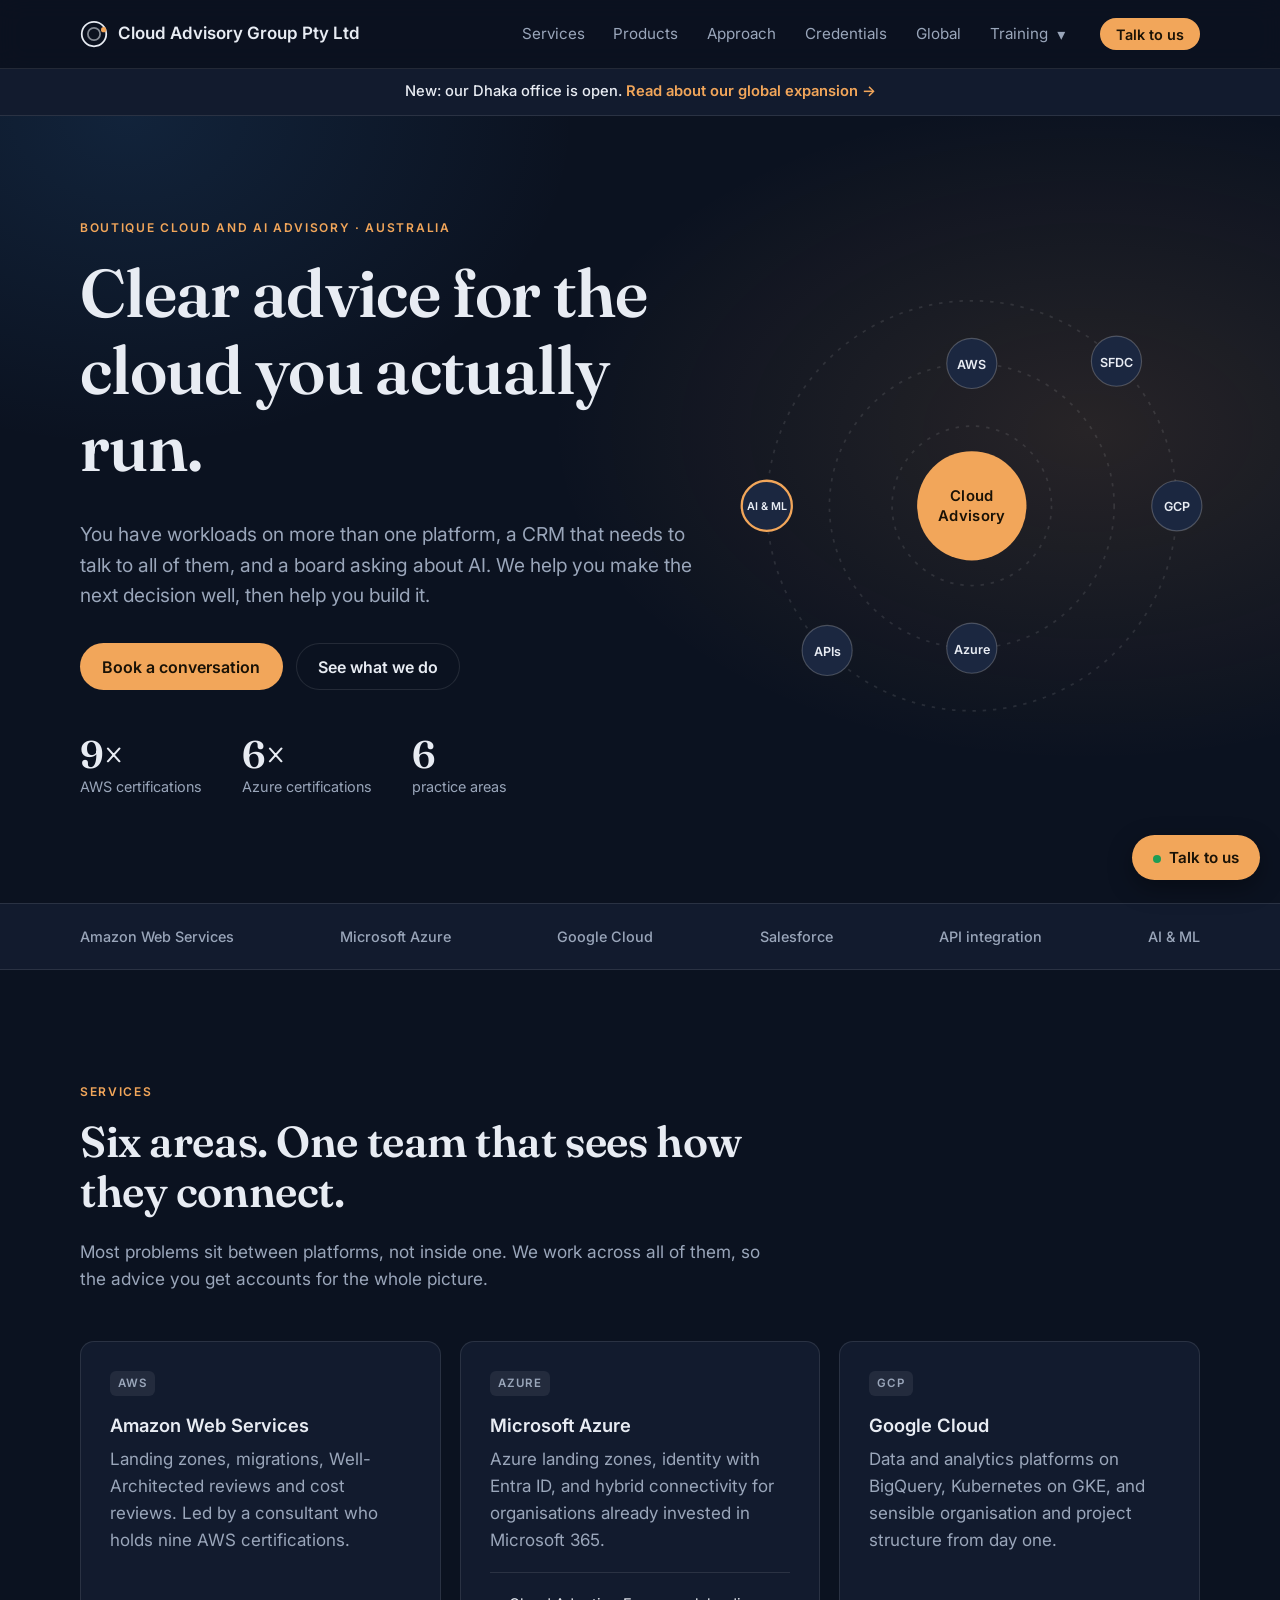
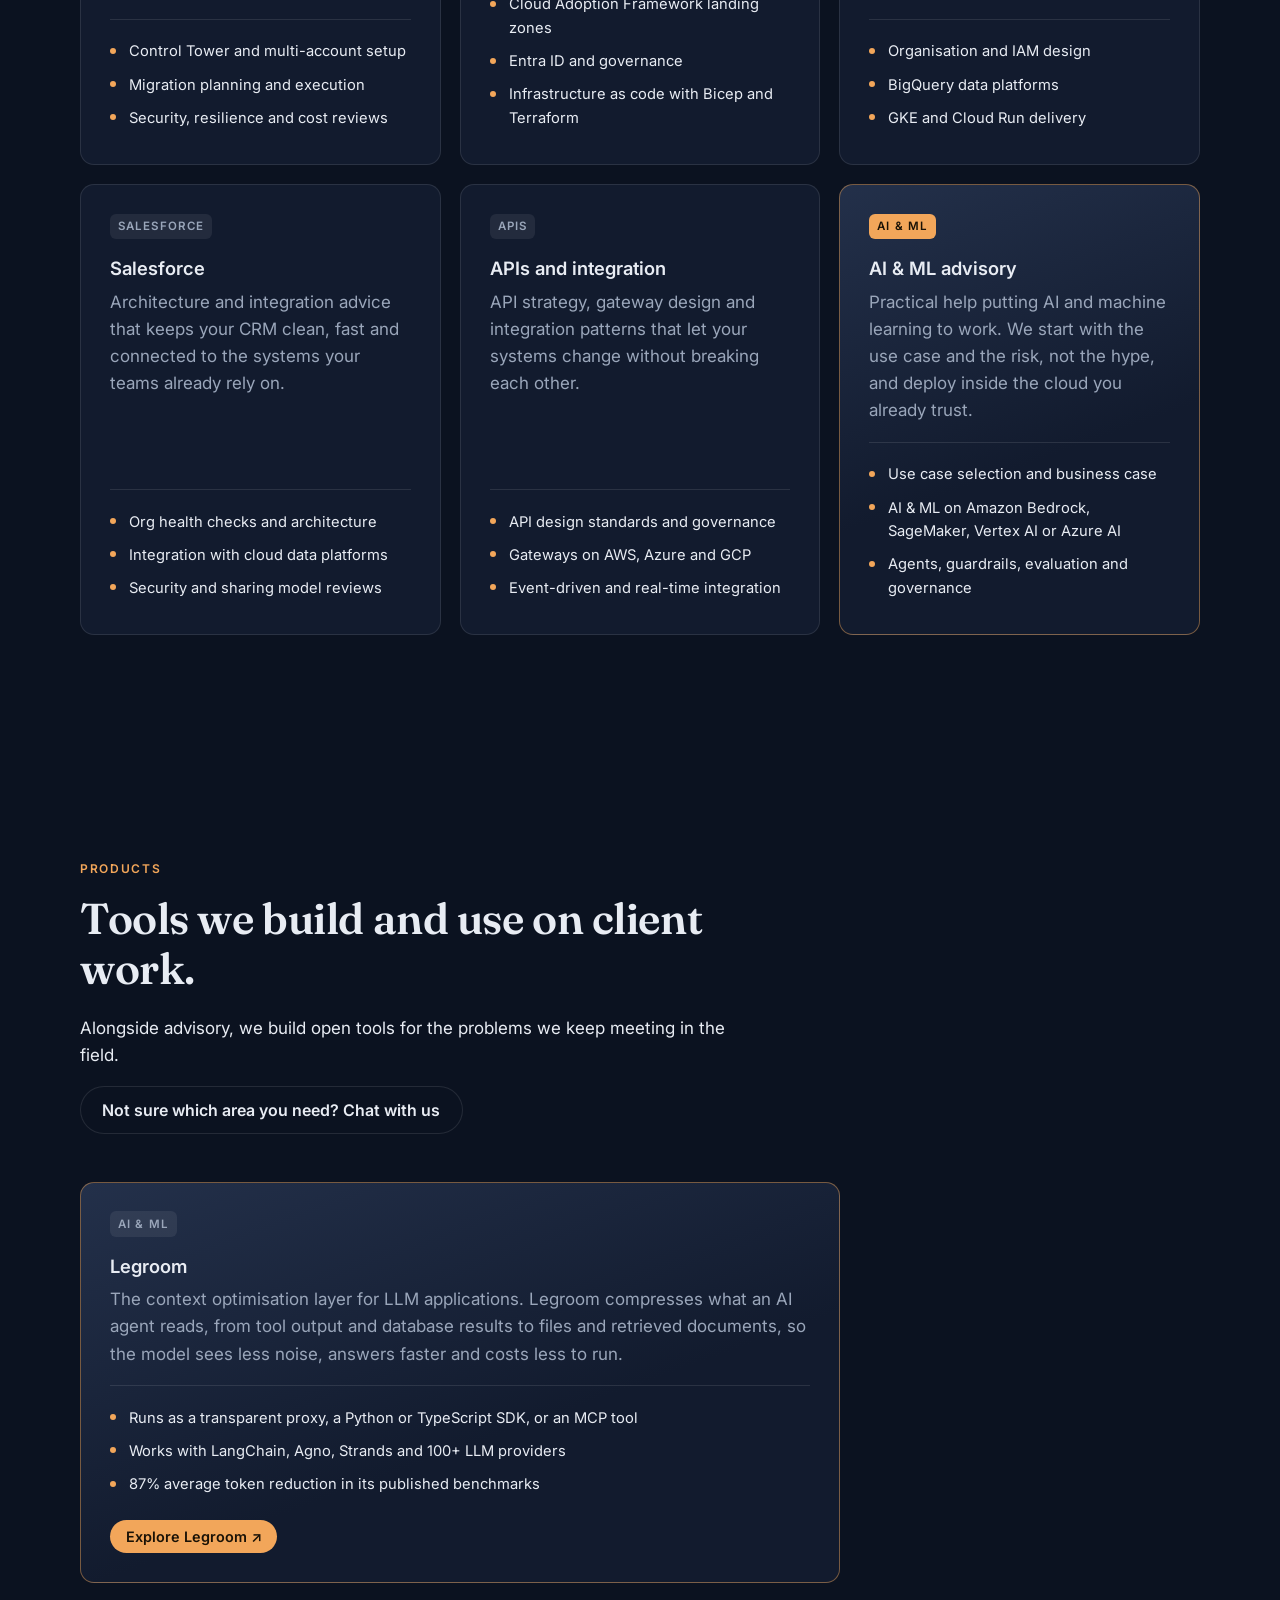
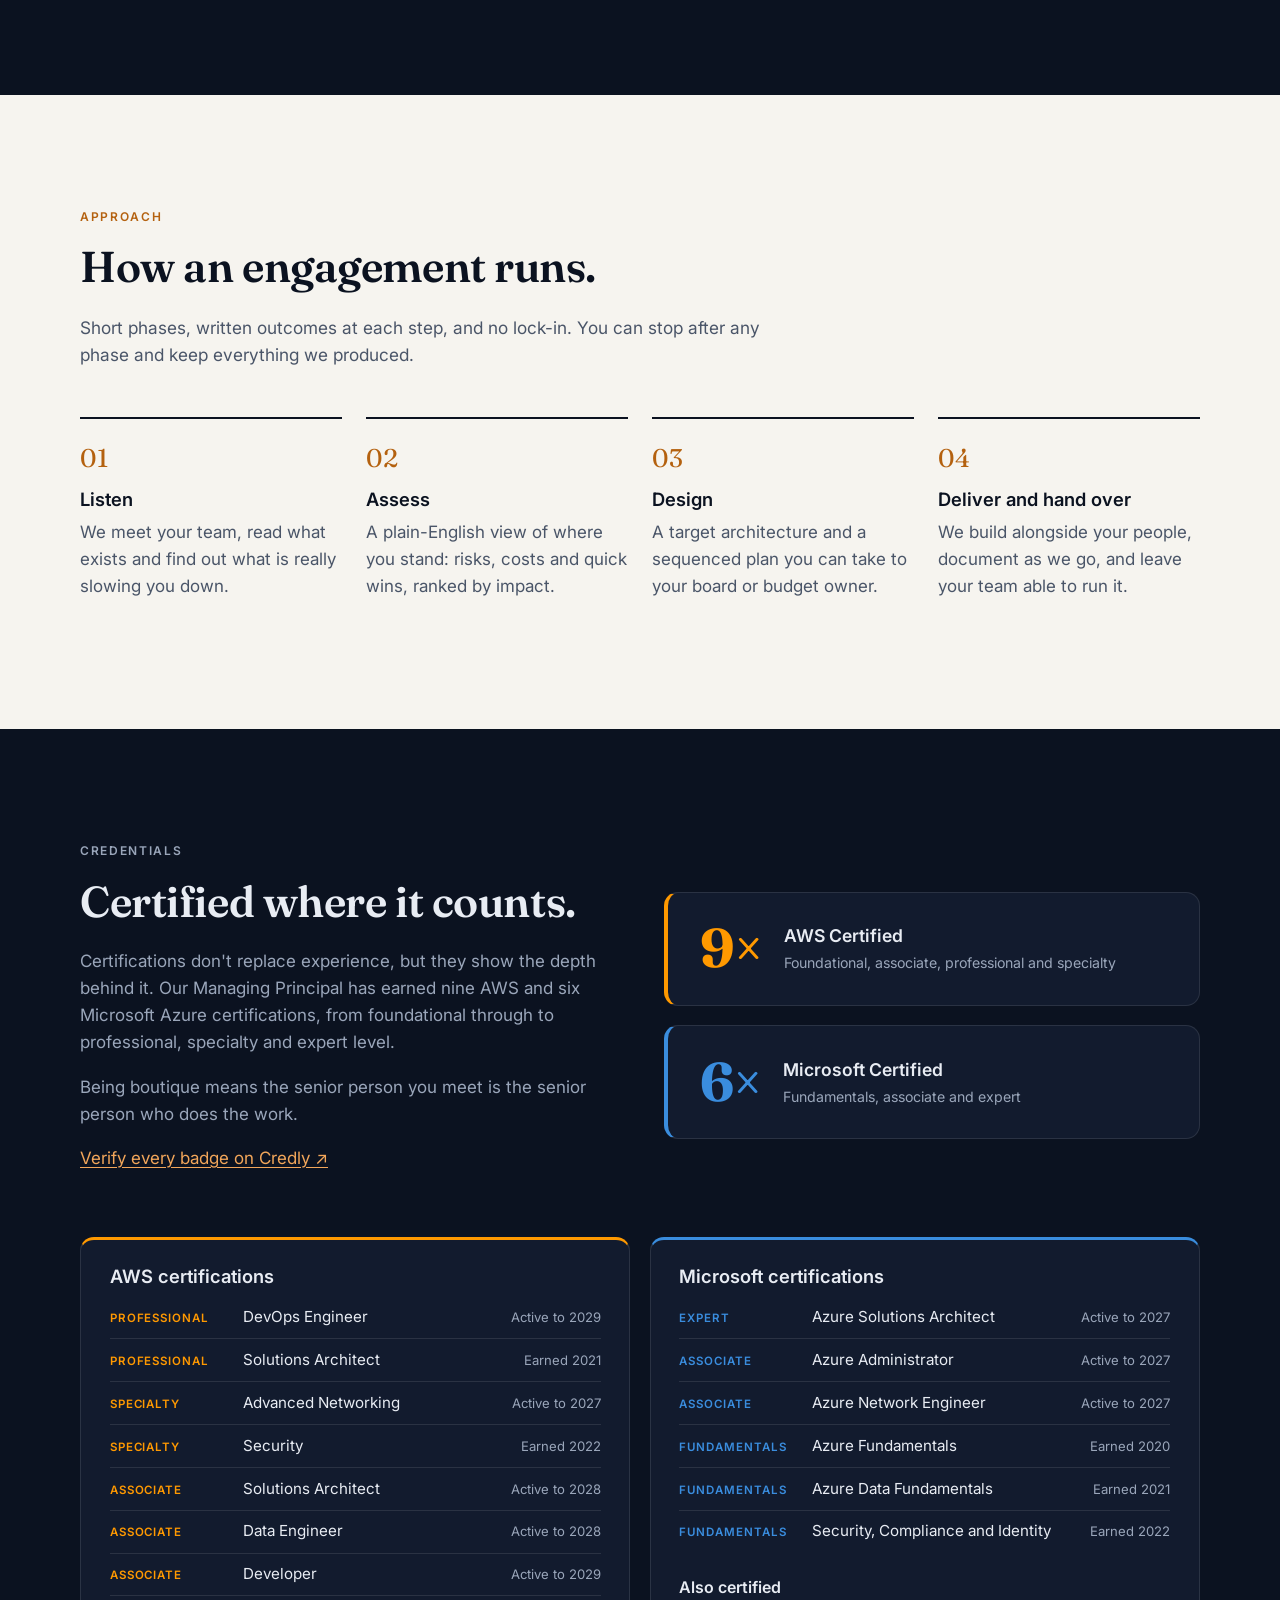
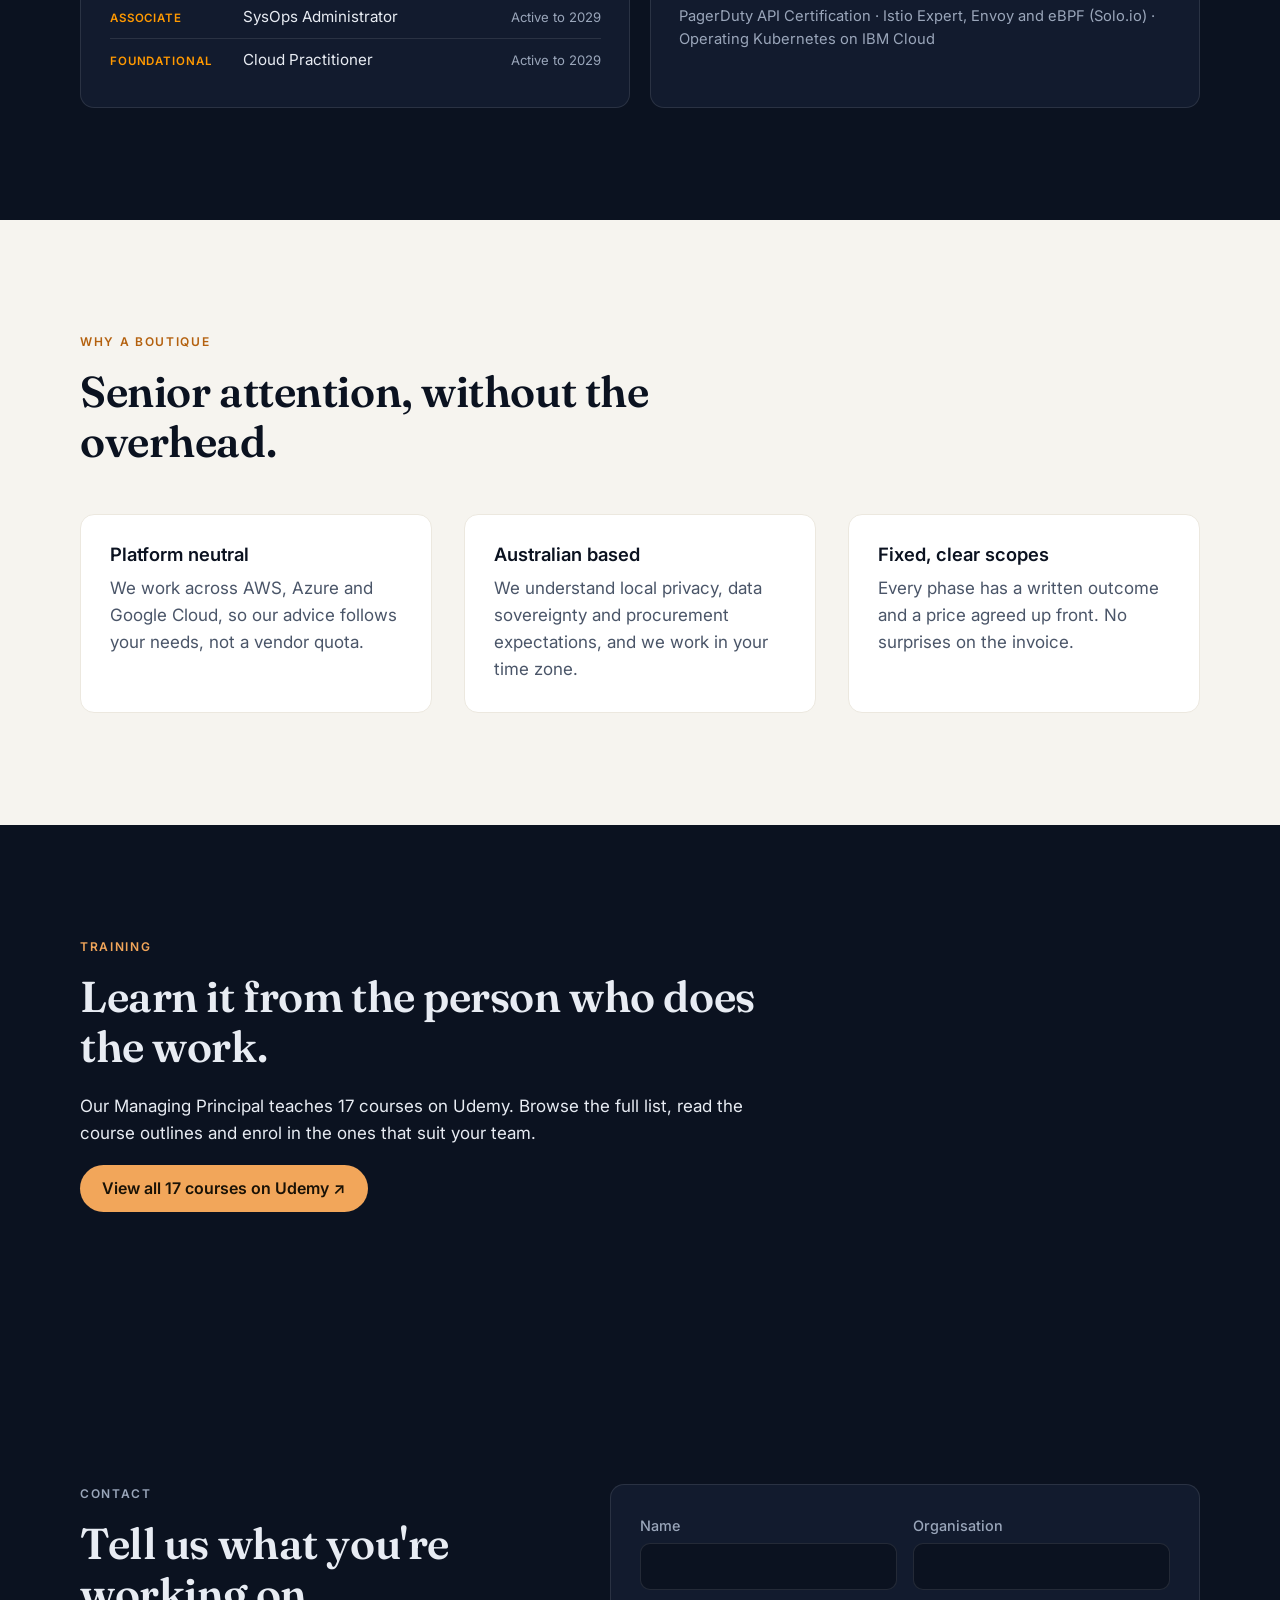
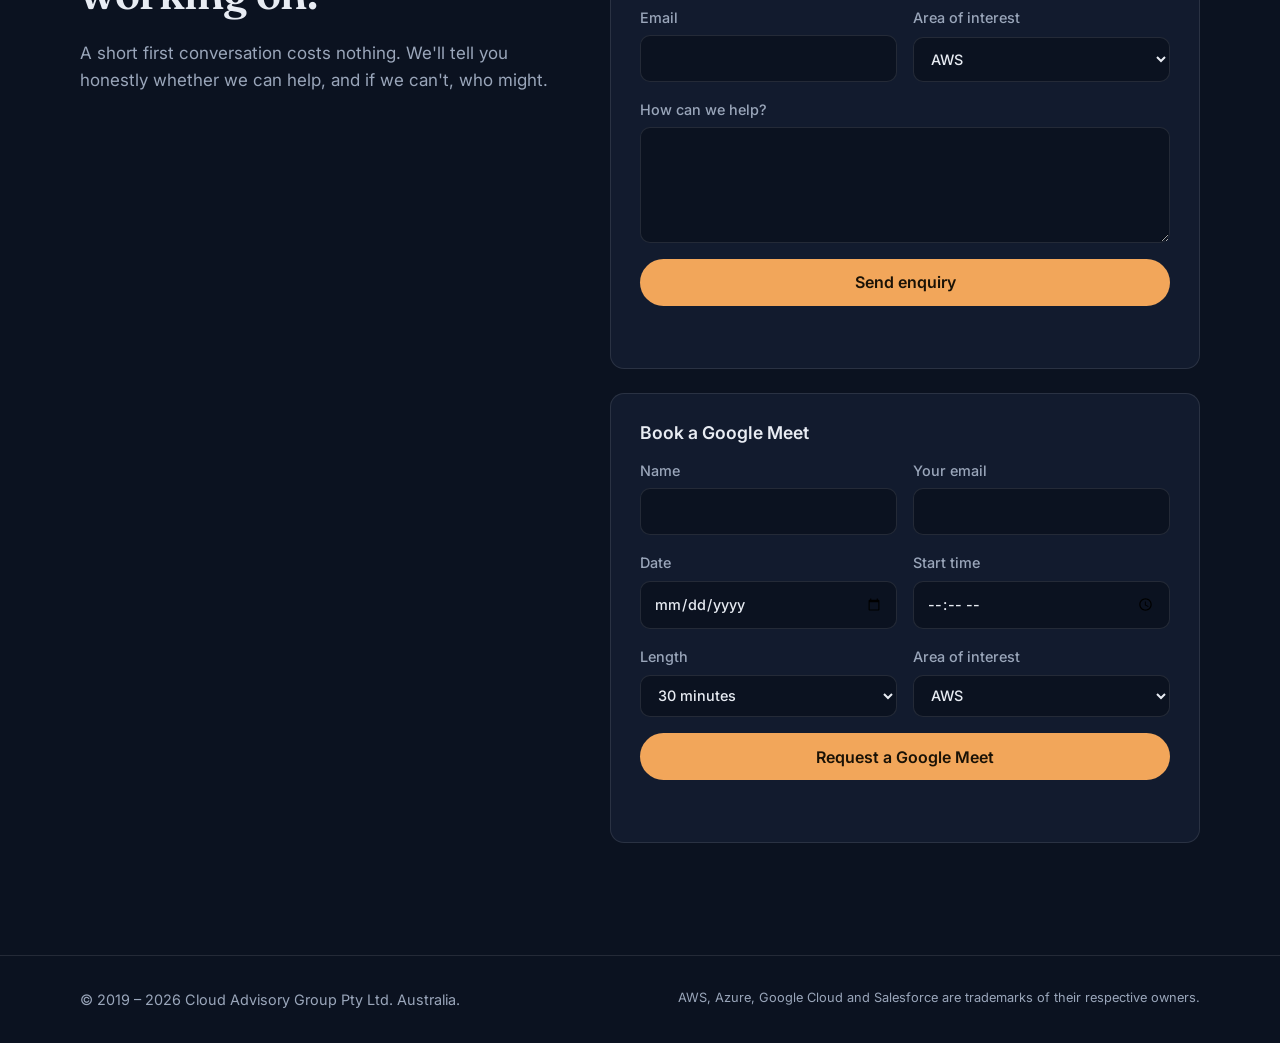
<file: index.html>
<!doctype html>
<html lang="en-AU">
<head>
  <meta charset="utf-8">
  <meta name="viewport" content="width=device-width, initial-scale=1, viewport-fit=cover">
  <title>Cloud Advisory Group Pty Ltd | AWS, Azure, GCP, Salesforce and AI &amp; ML Advisory</title>
  <meta name="description" content="Cloud Advisory Group is an Australian boutique consultancy for AWS, Azure, Google Cloud, Salesforce, API integration and AI &amp; ML advisory. Senior engineers holding 9 AWS and 6 Azure certifications.">
  <meta property="og:title" content="Cloud Advisory Group Pty Ltd">
  <meta property="og:description" content="Senior cloud and AI advisory for Australian organisations. AWS, Azure, GCP, Salesforce, APIs and AI &amp; ML.">
  <meta property="og:type" content="website">
  <meta name="theme-color" content="#0b1220">
  <link rel="icon" href="favicon.svg" type="image/svg+xml">
  <link rel="preconnect" href="https://fonts.googleapis.com">
  <link rel="preconnect" href="https://fonts.gstatic.com" crossorigin>
  <link href="https://fonts.googleapis.com/css2?family=Fraunces:opsz,wght@9..144,400;9..144,600&family=Inter:wght@400;500;600&display=swap" rel="stylesheet">
  <link rel="stylesheet" href="styles.css">
</head>
<body>
  <a class="skip" href="#main">Skip to content</a>

  <header class="nav" id="top">
    <div class="wrap nav__inner">
      <a class="brand" href="#top" aria-label="Cloud Advisory Group Pty Ltd home">
        <svg class="brand__mark" viewBox="0 0 32 32" aria-hidden="true"><circle cx="16" cy="16" r="14" fill="none" stroke="currentColor" stroke-width="2"/><circle cx="16" cy="16" r="7" fill="none" stroke="currentColor" stroke-width="2" opacity=".55"/><circle cx="27" cy="11" r="3" fill="var(--accent)"/></svg>
        <span>Cloud Advisory Group Pty Ltd</span>
      </a>
      <button class="nav__toggle" aria-expanded="false" aria-controls="nav-links">Menu</button>
      <nav id="nav-links" class="nav__links" aria-label="Primary">
        <a href="#services">Services</a>
        <a href="#products">Products</a>
        <a href="#approach">Approach</a>
        <a href="#credentials">Credentials</a>
        <a href="dhaka/">Global</a>
        <div class="nav__drop">
          <a href="#training">Training</a>
          <button class="nav__drop-toggle" type="button" aria-expanded="false" aria-controls="course-menu" aria-label="Show training courses">▾</button>
          <ul id="course-menu" class="nav__menu">
          <li><a href="https://www.udemy.com/course/claude-certified-architect-professional-exam-mock-tests/" target="_blank" rel="noopener">Claude Certified Architect Professional Exam</a></li>
          <li><a href="https://www.udemy.com/course/google-certified-professional-agentic-architect-tests/" target="_blank" rel="noopener">Google Certified Professional Agentic Architect</a></li>
          <li><a href="https://www.udemy.com/course/azure-solutions-architect-expert-mock-tests-az-305/" target="_blank" rel="noopener">Azure Solutions Architect Expert (AZ-305)</a></li>
          <li><a href="https://www.udemy.com/course/machine-learning-operations-engineer-ai-300-mock-tests/" target="_blank" rel="noopener">Machine Learning Operations Engineer (AI-300)</a></li>
          <li><a href="https://www.udemy.com/course/microsoft-azure-ai-apps-agents-developer-ai-103-mock-tests/" target="_blank" rel="noopener">Microsoft Azure AI Apps and Agents Developer (AI-103)</a></li>
          <li><a href="https://www.udemy.com/course/claude-certified-architect-foundations-exam-mock-tests-cca-f/" target="_blank" rel="noopener">Claude Certified Architect Foundations (CCA-F) Exam</a></li>
          <li><a href="https://www.udemy.com/course/mla-c01-aws-certified-machine-learning-engineer-advanced/" target="_blank" rel="noopener">AWS Certified Machine Learning Engineer (MLA-C02): Advanced <span class="badge-new"><svg viewBox="0 0 16 16" width="11" height="11" aria-hidden="true"><path d="M8 0l1.9 5.1L15 7l-5.1 1.9L8 14 6.1 8.9 1 7l5.1-1.9z" fill="currentColor"/></svg>New</span></a></li>
          <li><a href="https://www.udemy.com/course/aws-certified-generative-ai-developer-professional-mock-tests/" target="_blank" rel="noopener">AWS Certified Generative AI Developer Advanced</a></li>
          <li><a href="https://www.udemy.com/course/aws-certified-advanced-networking-specialty-2026-mock-tests/" target="_blank" rel="noopener">AWS Certified Advanced Networking Specialty 2026</a></li>
          <li><a href="https://www.udemy.com/course/ultimate-aws-solutions-architect-professional-practice-tests/" target="_blank" rel="noopener">Ultimate AWS Solutions Architect Professional</a></li>
          <li><a href="https://www.udemy.com/course/azure-administrator-associate-practice-tests-az-104/" target="_blank" rel="noopener">Azure Administrator Associate (AZ-104)</a></li>
          <li><a href="https://www.udemy.com/course/aws-generative-ai-developer-professional-practice-tests/" target="_blank" rel="noopener">AWS Certified Gen AI Professional</a></li>
          <li><a href="https://www.udemy.com/course/microsoft-certified-cloud-and-ai-security-engineer-practice-tests/" target="_blank" rel="noopener">Microsoft Certified Cloud and AI Security Engineer</a></li>
          <li><a href="https://www.udemy.com/course/ultimate-aws-solutions-architect-associate-mock-tests-2026/" target="_blank" rel="noopener">Ultimate AWS Solutions Architect Associate 2026</a></li>
          <li><a href="https://www.udemy.com/course/ultimate-aws-certified-security-specialty-practice-tests/" target="_blank" rel="noopener">Ultimate AWS Certified Security Specialty</a></li>
          <li><a href="https://www.udemy.com/course/practice-exams-aws-machine-learning-engineer-certification/" target="_blank" rel="noopener">AWS Machine Learning Engineer Certification</a></li>
          <li><a href="https://www.udemy.com/course/aws-certified-ai-practitioner-exam-6-practice-tests/" target="_blank" rel="noopener">AWS Certified AI Practitioner Exam</a></li>
          <li><a href="https://www.udemy.com/course/salesforce-certified-platform-developer-practice-tests-2026/" target="_blank" rel="noopener">Salesforce Certified Platform Developer <span class="badge-new badge-free"><svg viewBox="0 0 16 16" width="11" height="11" aria-hidden="true"><path d="M8 1.5l1.7 3.9 4.3.4-3.3 2.8 1 4.2L8 10.6l-3.7 2.2 1-4.2L2 5.8l4.3-.4z" fill="currentColor"/></svg>Free</span></a></li>
          <li class="nav__menu-all"><a href="https://www.udemy.com/user/ghalib-242/" target="_blank" rel="noopener">All courses on Udemy ↗</a></li>
          </ul>
        </div>
        <a class="btn btn--small" href="#contact">Talk to us</a>
      </nav>
    </div>
  </header>

  <main id="main">
    <!-- Announcement -->
    <p class="announce"><span>New: our Dhaka office is open.</span> <a href="dhaka/">Read about our global expansion →</a></p>

    <!-- Hero -->
    <section class="hero">
      <div class="wrap hero__grid">
        <div>
          <p class="eyebrow">Boutique cloud and AI advisory · Australia</p>
          <h1>Clear advice for the cloud you actually run.</h1>
          <p class="lead">You have workloads on more than one platform, a CRM that needs to talk to all of them, and a board asking about AI. We help you make the next decision well, then help you build it.</p>
          <div class="hero__cta">
            <a class="btn" href="#contact">Book a conversation</a>
            <a class="btn btn--ghost" href="#services">See what we do</a>
          </div>
          <ul class="stats" aria-label="Team certifications">
            <li><strong>9×</strong><span>AWS certifications</span></li>
            <li><strong>6×</strong><span>Azure certifications</span></li>
            <li><strong>6</strong><span>practice areas</span></li>
          </ul>
        </div>
        <figure class="orbit" aria-hidden="true">
          <svg viewBox="0 0 400 400">
            <circle class="ring" cx="200" cy="200" r="70"/>
            <circle class="ring" cx="200" cy="200" r="125"/>
            <circle class="ring" cx="200" cy="200" r="180"/>
            <circle class="core" cx="200" cy="200" r="48"/>
            <text class="core__label" x="200" y="196">Cloud</text>
            <text class="core__label" x="200" y="213">Advisory</text>
            <g class="spin spin--a">
              <circle class="node" cx="200" cy="75" r="22"/><text x="200" y="80">AWS</text>
              <circle class="node" cx="200" cy="325" r="22"/><text x="200" y="330">Azure</text>
            </g>
            <g class="spin spin--b">
              <circle class="node" cx="380" cy="200" r="22"/><text x="380" y="205">GCP</text>
              <circle class="node node--accent" cx="20" cy="200" r="22"/><text class="node__label--small" x="20" y="204">AI &amp; ML</text>
              <circle class="node" cx="327" cy="73" r="22"/><text x="327" y="78">SFDC</text>
              <circle class="node" cx="73" cy="327" r="22"/><text x="73" y="332">APIs</text>
            </g>
          </svg>
        </figure>
      </div>
    </section>

    <!-- Platforms strip -->
    <section class="strip" aria-label="Platforms we work with">
      <div class="wrap strip__inner">
        <span>Amazon Web Services</span><span>Microsoft Azure</span><span>Google Cloud</span><span>Salesforce</span><span>API integration</span><span>AI &amp; ML</span>
      </div>
    </section>

    <!-- Services -->
    <section class="section" id="services">
      <div class="wrap">
        <header class="section__head">
          <p class="eyebrow">Services</p>
          <h2>Six areas. One team that sees how they connect.</h2>
          <p>Most problems sit between platforms, not inside one. We work across all of them, so the advice you get accounts for the whole picture.</p>
        </header>
        <div class="cards">
          <article class="card">
            <span class="card__tag">AWS</span>
            <h3>Amazon Web Services</h3>
            <p>Landing zones, migrations, Well-Architected reviews and cost reviews. Led by a consultant who holds nine AWS certifications.</p>
            <ul><li>Control Tower and multi-account setup</li><li>Migration planning and execution</li><li>Security, resilience and cost reviews</li></ul>
          </article>
          <article class="card">
            <span class="card__tag">Azure</span>
            <h3>Microsoft Azure</h3>
            <p>Azure landing zones, identity with Entra ID, and hybrid connectivity for organisations already invested in Microsoft 365.</p>
            <ul><li>Cloud Adoption Framework landing zones</li><li>Entra ID and governance</li><li>Infrastructure as code with Bicep and Terraform</li></ul>
          </article>
          <article class="card">
            <span class="card__tag">GCP</span>
            <h3>Google Cloud</h3>
            <p>Data and analytics platforms on BigQuery, Kubernetes on GKE, and sensible organisation and project structure from day one.</p>
            <ul><li>Organisation and IAM design</li><li>BigQuery data platforms</li><li>GKE and Cloud Run delivery</li></ul>
          </article>
          <article class="card">
            <span class="card__tag">Salesforce</span>
            <h3>Salesforce</h3>
            <p>Architecture and integration advice that keeps your CRM clean, fast and connected to the systems your teams already rely on.</p>
            <ul><li>Org health checks and architecture</li><li>Integration with cloud data platforms</li><li>Security and sharing model reviews</li></ul>
          </article>
          <article class="card">
            <span class="card__tag">APIs</span>
            <h3>APIs and integration</h3>
            <p>API strategy, gateway design and integration patterns that let your systems change without breaking each other.</p>
            <ul><li>API design standards and governance</li><li>Gateways on AWS, Azure and GCP</li><li>Event-driven and real-time integration</li></ul>
          </article>
          <article class="card card--feature">
            <span class="card__tag card__tag--accent">AI &amp; ML</span>
            <h3>AI &amp; ML advisory</h3>
            <p>Practical help putting AI and machine learning to work. We start with the use case and the risk, not the hype, and deploy inside the cloud you already trust.</p>
            <ul><li>Use case selection and business case</li><li>AI &amp; ML on Amazon Bedrock, SageMaker, Vertex AI or Azure AI</li><li>Agents, guardrails, evaluation and governance</li></ul>
          </article>
        </div>
      </div>
    </section>

    <!-- Products -->
    <section class="section" id="products">
      <div class="wrap">
        <header class="section__head">
          <p class="eyebrow">Products</p>
          <h2>Tools we build and use on client work.</h2>
          <p>Alongside advisory, we build open tools for the problems we keep meeting in the field.</p>
          <p><a class="btn btn--ghost" href="#contact" data-open-chat>Not sure which area you need? Chat with us</a></p>
        </header>
        <div class="cards cards--products">
          <article class="card card--feature">
            <span class="card__tag">AI &amp; ML</span>
            <h3>Legroom</h3>
            <p>The context optimisation layer for LLM applications. Legroom compresses what an AI agent reads, from tool output and database results to files and retrieved documents, so the model sees less noise, answers faster and costs less to run.</p>
            <ul>
              <li>Runs as a transparent proxy, a Python or TypeScript SDK, or an MCP tool</li>
              <li>Works with LangChain, Agno, Strands and 100+ LLM providers</li>
              <li>87% average token reduction in its published benchmarks</li>
            </ul>
            <p class="card__link"><a class="btn btn--small" href="https://legroom-ai.github.io/" target="_blank" rel="noopener">Explore Legroom ↗</a></p>
          </article>
        </div>
      </div>
    </section>

    <!-- Approach -->
    <section class="section section--alt" id="approach">
      <div class="wrap">
        <header class="section__head">
          <p class="eyebrow">Approach</p>
          <h2>How an engagement runs.</h2>
          <p>Short phases, written outcomes at each step, and no lock-in. You can stop after any phase and keep everything we produced.</p>
        </header>
        <ol class="steps">
          <li><span class="steps__n">01</span><h3>Listen</h3><p>We meet your team, read what exists and find out what is really slowing you down.</p></li>
          <li><span class="steps__n">02</span><h3>Assess</h3><p>A plain-English view of where you stand: risks, costs and quick wins, ranked by impact.</p></li>
          <li><span class="steps__n">03</span><h3>Design</h3><p>A target architecture and a sequenced plan you can take to your board or budget owner.</p></li>
          <li><span class="steps__n">04</span><h3>Deliver and hand over</h3><p>We build alongside your people, document as we go, and leave your team able to run it.</p></li>
        </ol>
      </div>
    </section>

    <!-- Credentials -->
    <section class="section" id="credentials">
      <div class="wrap">
        <div class="creds">
          <div>
            <p class="eyebrow">Credentials</p>
            <h2>Certified where it counts.</h2>
            <p>Certifications don't replace experience, but they show the depth behind it. Our Managing Principal has earned nine AWS and six Microsoft Azure certifications, from foundational through to professional, specialty and expert level.</p>
            <p>Being boutique means the senior person you meet is the senior person who does the work.</p>
            <p><a class="link" href="https://www.credly.com/users/ghalibahmad" target="_blank" rel="noopener">Verify every badge on Credly ↗</a></p>
          </div>
          <div class="badges">
            <div class="badge badge--aws"><strong>9×</strong><span>AWS Certified</span><small>Foundational, associate, professional and specialty</small></div>
            <div class="badge badge--azure"><strong>6×</strong><span>Microsoft Certified</span><small>Fundamentals, associate and expert</small></div>
          </div>
        </div>

        <div class="certlists">
          <div class="certlist certlist--aws">
            <h3>AWS certifications</h3>
            <ul>
              <li><span class="lvl">Professional</span>DevOps Engineer<em>Active to 2029</em></li>
              <li><span class="lvl">Professional</span>Solutions Architect<em>Earned 2021</em></li>
              <li><span class="lvl">Specialty</span>Advanced Networking<em>Active to 2027</em></li>
              <li><span class="lvl">Specialty</span>Security<em>Earned 2022</em></li>
              <li><span class="lvl">Associate</span>Solutions Architect<em>Active to 2028</em></li>
              <li><span class="lvl">Associate</span>Data Engineer<em>Active to 2028</em></li>
              <li><span class="lvl">Associate</span>Developer<em>Active to 2029</em></li>
              <li><span class="lvl">Associate</span>SysOps Administrator<em>Active to 2029</em></li>
              <li><span class="lvl">Foundational</span>Cloud Practitioner<em>Active to 2029</em></li>
            </ul>
          </div>
          <div class="certlist certlist--azure">
            <h3>Microsoft certifications</h3>
            <ul>
              <li><span class="lvl">Expert</span>Azure Solutions Architect<em>Active to 2027</em></li>
              <li><span class="lvl">Associate</span>Azure Administrator<em>Active to 2027</em></li>
              <li><span class="lvl">Associate</span>Azure Network Engineer<em>Active to 2027</em></li>
              <li><span class="lvl">Fundamentals</span>Azure Fundamentals<em>Earned 2020</em></li>
              <li><span class="lvl">Fundamentals</span>Azure Data Fundamentals<em>Earned 2021</em></li>
              <li><span class="lvl">Fundamentals</span>Security, Compliance and Identity<em>Earned 2022</em></li>
            </ul>
            <h3 class="certlist__also">Also certified</h3>
            <p>PagerDuty API Certification · Istio Expert, Envoy and eBPF (Solo.io) · Operating Kubernetes on IBM Cloud</p>
          </div>
        </div>
      </div>
    </section>

    <!-- Why -->
    <section class="section section--alt">
      <div class="wrap">
        <header class="section__head">
          <p class="eyebrow">Why a boutique</p>
          <h2>Senior attention, without the overhead.</h2>
        </header>
        <div class="why">
          <div><h3>Platform neutral</h3><p>We work across AWS, Azure and Google Cloud, so our advice follows your needs, not a vendor quota.</p></div>
          <div><h3>Australian based</h3><p>We understand local privacy, data sovereignty and procurement expectations, and we work in your time zone.</p></div>
          <div><h3>Fixed, clear scopes</h3><p>Every phase has a written outcome and a price agreed up front. No surprises on the invoice.</p></div>
        </div>
      </div>
    </section>

    <!-- Training -->
    <section class="section" id="training">
      <div class="wrap">
        <header class="section__head">
          <p class="eyebrow">Training</p>
          <h2>Learn it from the person who does the work.</h2>
          <p>Our Managing Principal teaches 17 courses on Udemy. Browse the full list, read the course outlines and enrol in the ones that suit your team.</p>
          <p><a class="btn" href="https://www.udemy.com/user/ghalib-242/" target="_blank" rel="noopener">View all 17 courses on Udemy ↗</a></p>
        </header>
      </div>
    </section>

    <!-- Contact -->
    <section class="section contact" id="contact">
      <div class="wrap contact__grid">
        <div>
          <p class="eyebrow">Contact</p>
          <h2>Tell us what you're working on.</h2>
          <p>A short first conversation costs nothing. We'll tell you honestly whether we can help, and if we can't, who might.</p>
        </div>
        <div class="contact__forms">
          <form class="form" id="contact-form" novalidate>
            <label>Name<input name="name" autocomplete="name" required></label>
            <label>Organisation<input name="org" autocomplete="organization"></label>
            <label>Email<input name="email" type="email" autocomplete="email" required></label>
            <label>Area of interest
              <select name="topic">
                <option>AWS</option><option>Azure</option><option>Google Cloud</option><option>Salesforce</option><option>APIs and integration</option><option>AI &amp; ML advisory</option><option>Not sure yet</option>
              </select>
            </label>
            <label class="form__full">How can we help?<textarea name="message" rows="4" required></textarea></label>
            <button class="btn form__full" type="submit">Send enquiry</button>
            <p class="form__note form__full" role="status" aria-live="polite"></p>
          </form>
          <form class="form" id="meet-form" novalidate>
            <h3 class="form__full form__title">Book a Google Meet</h3>
            <label>Name<input name="name" autocomplete="name" required></label>
            <label>Your email<input name="email" type="email" autocomplete="email" required></label>
            <label>Date<input name="date" type="date" required></label>
            <label>Start time<input name="time" type="time" required></label>
            <label>Length
              <select name="length"><option value="30">30 minutes</option><option value="60">60 minutes</option></select>
            </label>
            <label>Area of interest
              <select name="topic">
                <option>AWS</option><option>Azure</option><option>Google Cloud</option><option>Salesforce</option><option>APIs and integration</option><option>AI &amp; ML advisory</option><option>Not sure yet</option>
              </select>
            </label>
            <button class="btn form__full" type="submit">Request a Google Meet</button>
            <p class="form__note form__full" role="status" aria-live="polite"></p>
          </form>
        </div>
      </div>
    </section>
  </main>

  <footer class="footer">
    <div class="wrap footer__inner">
      <span>© 2019 – <span id="year"></span> Cloud Advisory Group Pty Ltd. Australia.</span>
      <span class="footer__small">AWS, Azure, Google Cloud and Salesforce are trademarks of their respective owners.</span>
    </div>
  </footer>

  <script src="script.js"></script>
  <script src="chat.js"></script>
</body>
</html>
</file>
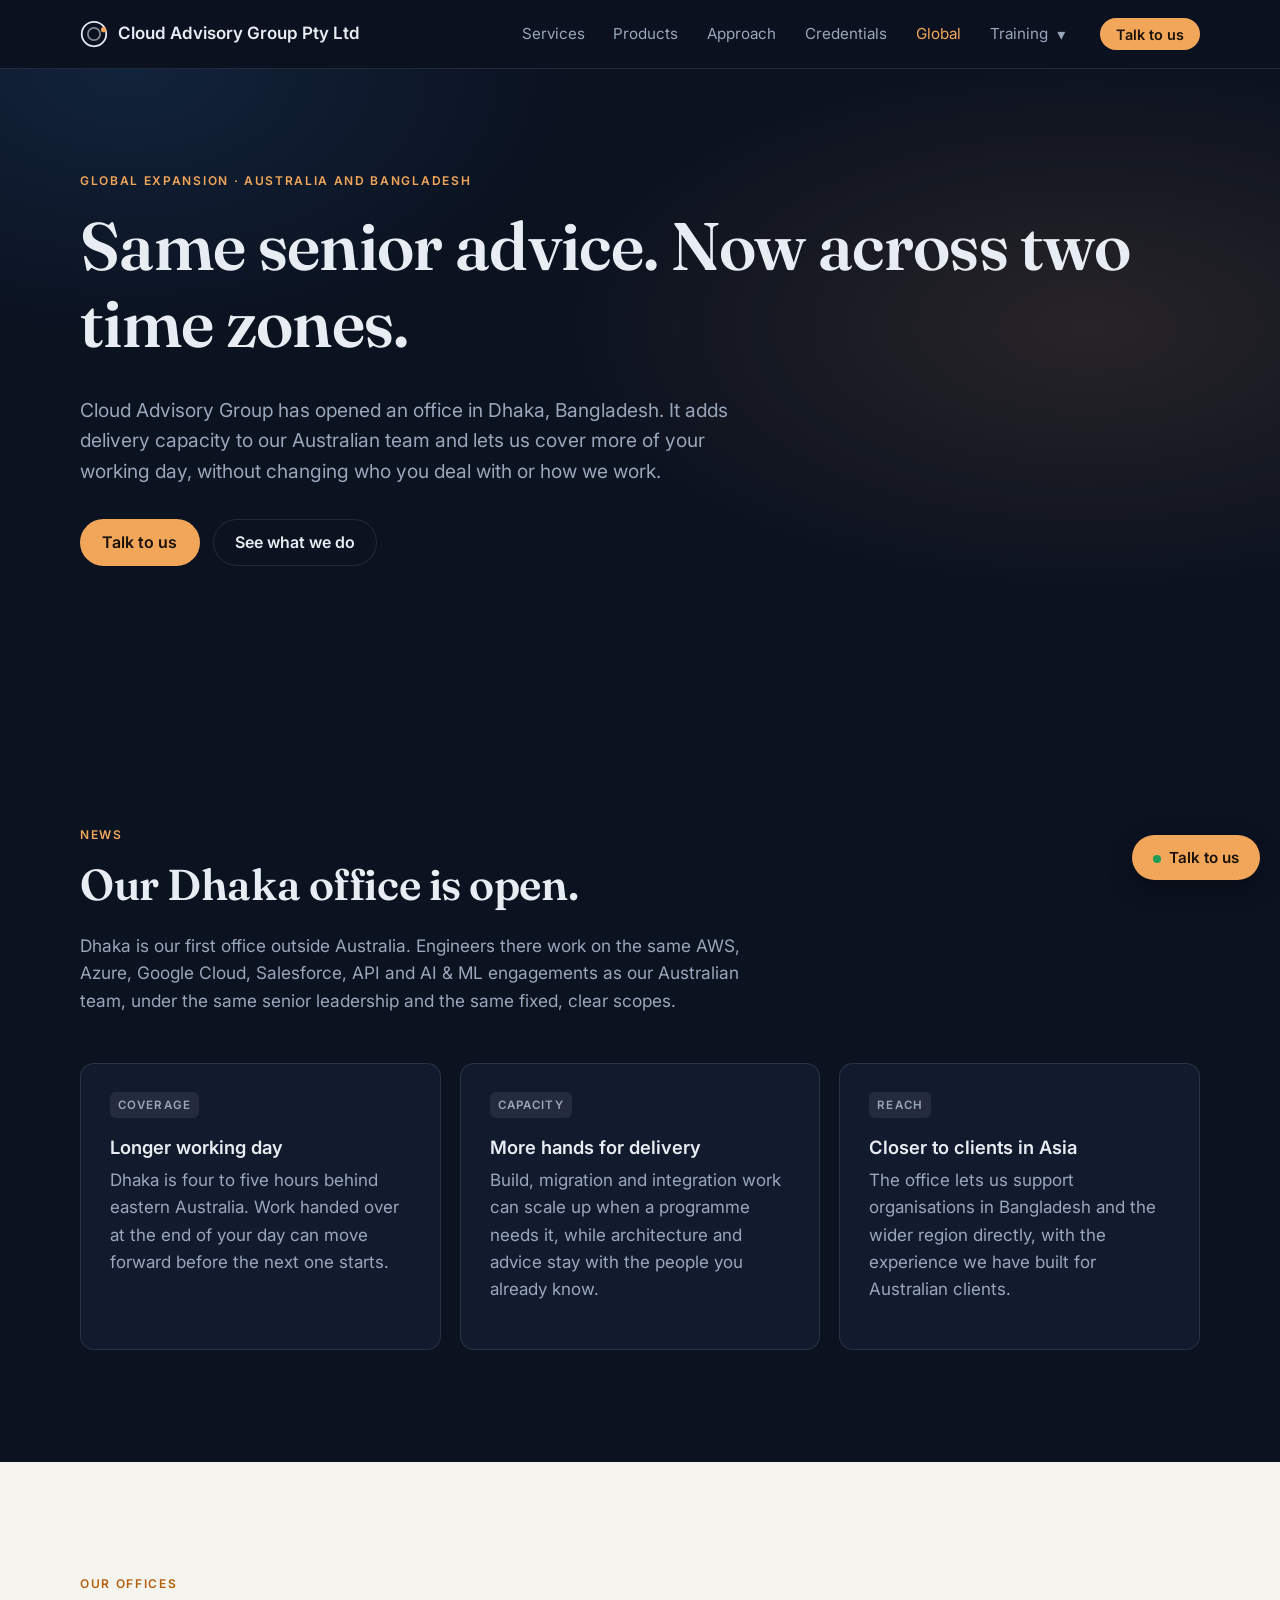
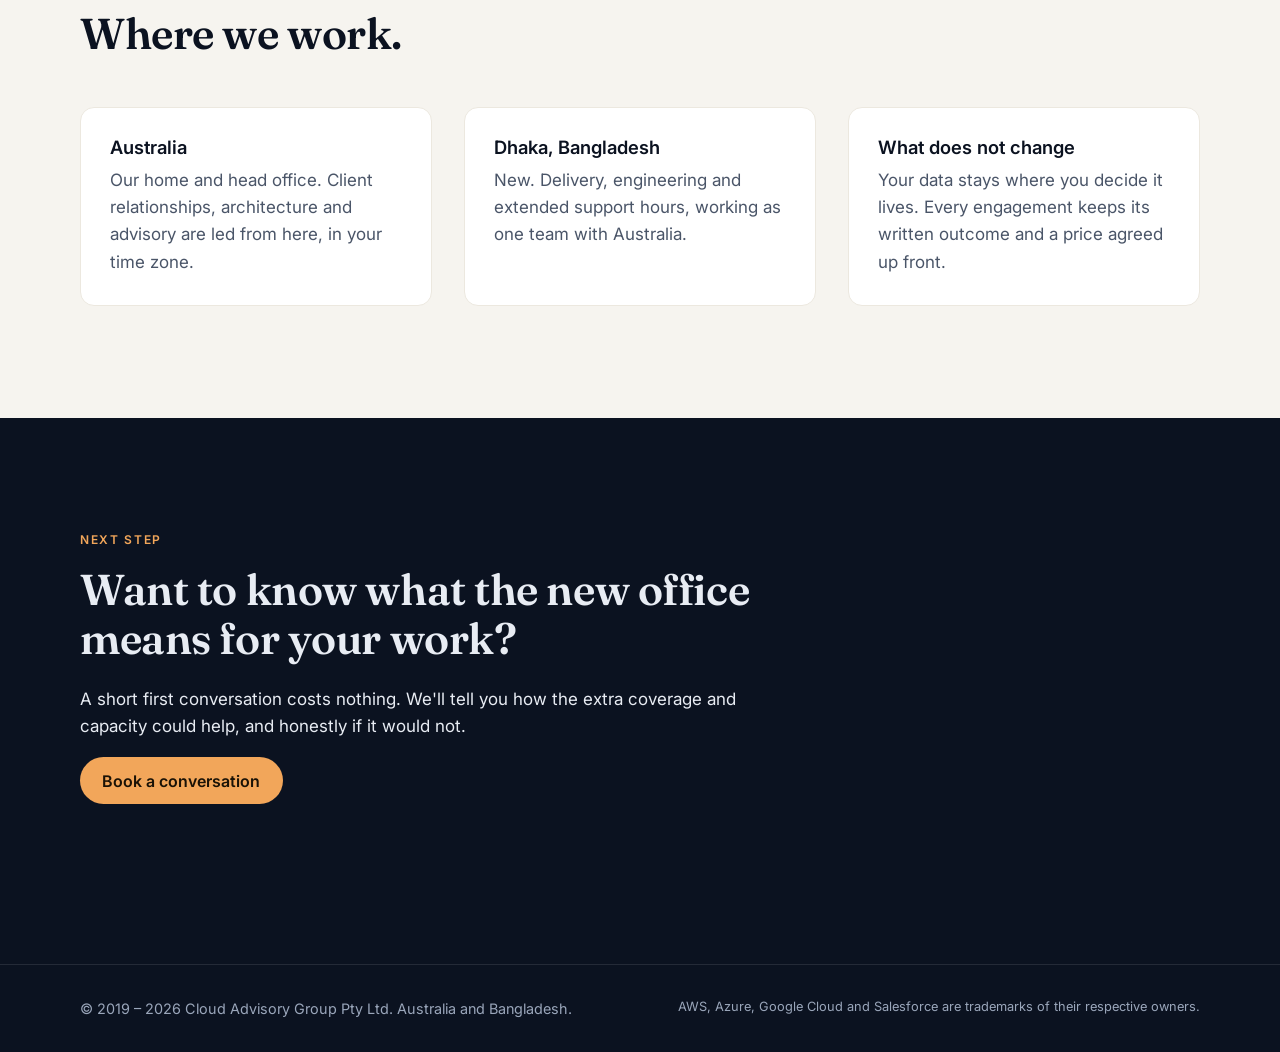
<file: dhaka/index.html>
<!doctype html>
<html lang="en-AU">
<head>
  <meta charset="utf-8">
  <meta name="viewport" content="width=device-width, initial-scale=1, viewport-fit=cover">
  <title>Global expansion and our new Dhaka office | Cloud Advisory Group Pty Ltd</title>
  <meta name="description" content="Cloud Advisory Group is expanding beyond Australia. Our new office in Dhaka, Bangladesh adds delivery capacity and longer support hours for clients across Australia and Asia.">
  <meta property="og:title" content="Cloud Advisory Group: global expansion and our new Dhaka office">
  <meta property="og:description" content="Our Dhaka office is now open, adding delivery capacity and longer support hours alongside our Australian team.">
  <meta property="og:type" content="website">
  <meta name="theme-color" content="#0b1220">
  <link rel="icon" href="../favicon.svg" type="image/svg+xml">
  <link rel="preconnect" href="https://fonts.googleapis.com">
  <link rel="preconnect" href="https://fonts.gstatic.com" crossorigin>
  <link href="https://fonts.googleapis.com/css2?family=Fraunces:opsz,wght@9..144,400;9..144,600&family=Inter:wght@400;500;600&display=swap" rel="stylesheet">
  <link rel="stylesheet" href="../styles.css">
</head>
<body>
  <a class="skip" href="#main">Skip to content</a>

  <header class="nav" id="top">
    <div class="wrap nav__inner">
      <a class="brand" href="../index.html" aria-label="Cloud Advisory Group Pty Ltd home">
        <svg class="brand__mark" viewBox="0 0 32 32" aria-hidden="true"><circle cx="16" cy="16" r="14" fill="none" stroke="currentColor" stroke-width="2"/><circle cx="16" cy="16" r="7" fill="none" stroke="currentColor" stroke-width="2" opacity=".55"/><circle cx="27" cy="11" r="3" fill="var(--accent)"/></svg>
        <span>Cloud Advisory Group Pty Ltd</span>
      </a>
      <button class="nav__toggle" aria-expanded="false" aria-controls="nav-links">Menu</button>
      <nav id="nav-links" class="nav__links" aria-label="Primary">
        <a href="../index.html#services">Services</a>
        <a href="../index.html#products">Products</a>
        <a href="../index.html#approach">Approach</a>
        <a href="../index.html#credentials">Credentials</a>
        <a href="./" aria-current="page">Global</a>
        <div class="nav__drop">
          <a href="../index.html#training">Training</a>
          <button class="nav__drop-toggle" type="button" aria-expanded="false" aria-controls="course-menu" aria-label="Show training courses">▾</button>
          <ul id="course-menu" class="nav__menu">
          <li><a href="https://www.udemy.com/course/claude-certified-architect-professional-exam-mock-tests/" target="_blank" rel="noopener">Claude Certified Architect Professional Exam</a></li>
          <li><a href="https://www.udemy.com/course/google-certified-professional-agentic-architect-tests/" target="_blank" rel="noopener">Google Certified Professional Agentic Architect</a></li>
          <li><a href="https://www.udemy.com/course/azure-solutions-architect-expert-mock-tests-az-305/" target="_blank" rel="noopener">Azure Solutions Architect Expert (AZ-305)</a></li>
          <li><a href="https://www.udemy.com/course/machine-learning-operations-engineer-ai-300-mock-tests/" target="_blank" rel="noopener">Machine Learning Operations Engineer (AI-300)</a></li>
          <li><a href="https://www.udemy.com/course/microsoft-azure-ai-apps-agents-developer-ai-103-mock-tests/" target="_blank" rel="noopener">Microsoft Azure AI Apps and Agents Developer (AI-103)</a></li>
          <li><a href="https://www.udemy.com/course/claude-certified-architect-foundations-exam-mock-tests-cca-f/" target="_blank" rel="noopener">Claude Certified Architect Foundations (CCA-F) Exam</a></li>
          <li><a href="https://www.udemy.com/course/mla-c01-aws-certified-machine-learning-engineer-advanced/" target="_blank" rel="noopener">AWS Certified Machine Learning Engineer (MLA-C02): Advanced <span class="badge-new"><svg viewBox="0 0 16 16" width="11" height="11" aria-hidden="true"><path d="M8 0l1.9 5.1L15 7l-5.1 1.9L8 14 6.1 8.9 1 7l5.1-1.9z" fill="currentColor"/></svg>New</span></a></li>
          <li><a href="https://www.udemy.com/course/aws-certified-generative-ai-developer-professional-mock-tests/" target="_blank" rel="noopener">AWS Certified Generative AI Developer Advanced</a></li>
          <li><a href="https://www.udemy.com/course/aws-certified-advanced-networking-specialty-2026-mock-tests/" target="_blank" rel="noopener">AWS Certified Advanced Networking Specialty 2026</a></li>
          <li><a href="https://www.udemy.com/course/ultimate-aws-solutions-architect-professional-practice-tests/" target="_blank" rel="noopener">Ultimate AWS Solutions Architect Professional</a></li>
          <li><a href="https://www.udemy.com/course/azure-administrator-associate-practice-tests-az-104/" target="_blank" rel="noopener">Azure Administrator Associate (AZ-104)</a></li>
          <li><a href="https://www.udemy.com/course/aws-generative-ai-developer-professional-practice-tests/" target="_blank" rel="noopener">AWS Certified Gen AI Professional</a></li>
          <li><a href="https://www.udemy.com/course/microsoft-certified-cloud-and-ai-security-engineer-practice-tests/" target="_blank" rel="noopener">Microsoft Certified Cloud and AI Security Engineer</a></li>
          <li><a href="https://www.udemy.com/course/ultimate-aws-solutions-architect-associate-mock-tests-2026/" target="_blank" rel="noopener">Ultimate AWS Solutions Architect Associate 2026</a></li>
          <li><a href="https://www.udemy.com/course/ultimate-aws-certified-security-specialty-practice-tests/" target="_blank" rel="noopener">Ultimate AWS Certified Security Specialty</a></li>
          <li><a href="https://www.udemy.com/course/practice-exams-aws-machine-learning-engineer-certification/" target="_blank" rel="noopener">AWS Machine Learning Engineer Certification</a></li>
          <li><a href="https://www.udemy.com/course/aws-certified-ai-practitioner-exam-6-practice-tests/" target="_blank" rel="noopener">AWS Certified AI Practitioner Exam</a></li>
          <li><a href="https://www.udemy.com/course/salesforce-certified-platform-developer-practice-tests-2026/" target="_blank" rel="noopener">Salesforce Certified Platform Developer <span class="badge-new badge-free"><svg viewBox="0 0 16 16" width="11" height="11" aria-hidden="true"><path d="M8 1.5l1.7 3.9 4.3.4-3.3 2.8 1 4.2L8 10.6l-3.7 2.2 1-4.2L2 5.8l4.3-.4z" fill="currentColor"/></svg>Free</span></a></li>
          <li class="nav__menu-all"><a href="https://www.udemy.com/user/ghalib-242/" target="_blank" rel="noopener">All courses on Udemy ↗</a></li>
          </ul>
        </div>
        <a class="btn btn--small" href="../index.html#contact">Talk to us</a>
      </nav>
    </div>
  </header>

  <main id="main">
    <section class="hero">
      <div class="wrap">
        <p class="eyebrow">Global expansion · Australia and Bangladesh</p>
        <h1>Same senior advice. Now across two time zones.</h1>
        <p class="lead">Cloud Advisory Group has opened an office in Dhaka, Bangladesh. It adds delivery capacity to our Australian team and lets us cover more of your working day, without changing who you deal with or how we work.</p>
        <div class="hero__cta">
          <a class="btn" href="../index.html#contact">Talk to us</a>
          <a class="btn btn--ghost" href="../index.html#services">See what we do</a>
        </div>
      </div>
    </section>

    <section class="section" id="dhaka">
      <div class="wrap">
        <header class="section__head">
          <p class="eyebrow">News</p>
          <h2>Our Dhaka office is open.</h2>
          <p>Dhaka is our first office outside Australia. Engineers there work on the same AWS, Azure, Google Cloud, Salesforce, API and AI &amp; ML engagements as our Australian team, under the same senior leadership and the same fixed, clear scopes.</p>
        </header>
        <div class="cards">
          <article class="card">
            <span class="card__tag">Coverage</span>
            <h3>Longer working day</h3>
            <p>Dhaka is four to five hours behind eastern Australia. Work handed over at the end of your day can move forward before the next one starts.</p>
          </article>
          <article class="card">
            <span class="card__tag">Capacity</span>
            <h3>More hands for delivery</h3>
            <p>Build, migration and integration work can scale up when a programme needs it, while architecture and advice stay with the people you already know.</p>
          </article>
          <article class="card">
            <span class="card__tag">Reach</span>
            <h3>Closer to clients in Asia</h3>
            <p>The office lets us support organisations in Bangladesh and the wider region directly, with the experience we have built for Australian clients.</p>
          </article>
        </div>
      </div>
    </section>

    <section class="section section--alt">
      <div class="wrap">
        <header class="section__head">
          <p class="eyebrow">Our offices</p>
          <h2>Where we work.</h2>
        </header>
        <div class="why">
          <div><h3>Australia</h3><p>Our home and head office. Client relationships, architecture and advisory are led from here, in your time zone.</p></div>
          <div><h3>Dhaka, Bangladesh</h3><p>New. Delivery, engineering and extended support hours, working as one team with Australia.</p></div>
          <div><h3>What does not change</h3><p>Your data stays where you decide it lives. Every engagement keeps its written outcome and a price agreed up front.</p></div>
        </div>
      </div>
    </section>

    <section class="section" id="next">
      <div class="wrap">
        <header class="section__head">
          <p class="eyebrow">Next step</p>
          <h2>Want to know what the new office means for your work?</h2>
          <p>A short first conversation costs nothing. We'll tell you how the extra coverage and capacity could help, and honestly if it would not.</p>
          <p><a class="btn" href="../index.html#contact">Book a conversation</a></p>
        </header>
      </div>
    </section>
  </main>

  <footer class="footer">
    <div class="wrap footer__inner">
      <span>© 2019 – <span id="year"></span> Cloud Advisory Group Pty Ltd. Australia and Bangladesh.</span>
      <span class="footer__small">AWS, Azure, Google Cloud and Salesforce are trademarks of their respective owners.</span>
    </div>
  </footer>

  <script src="../script.js"></script>
  <script src="../chat.js"></script>
</body>
</html>
</file>
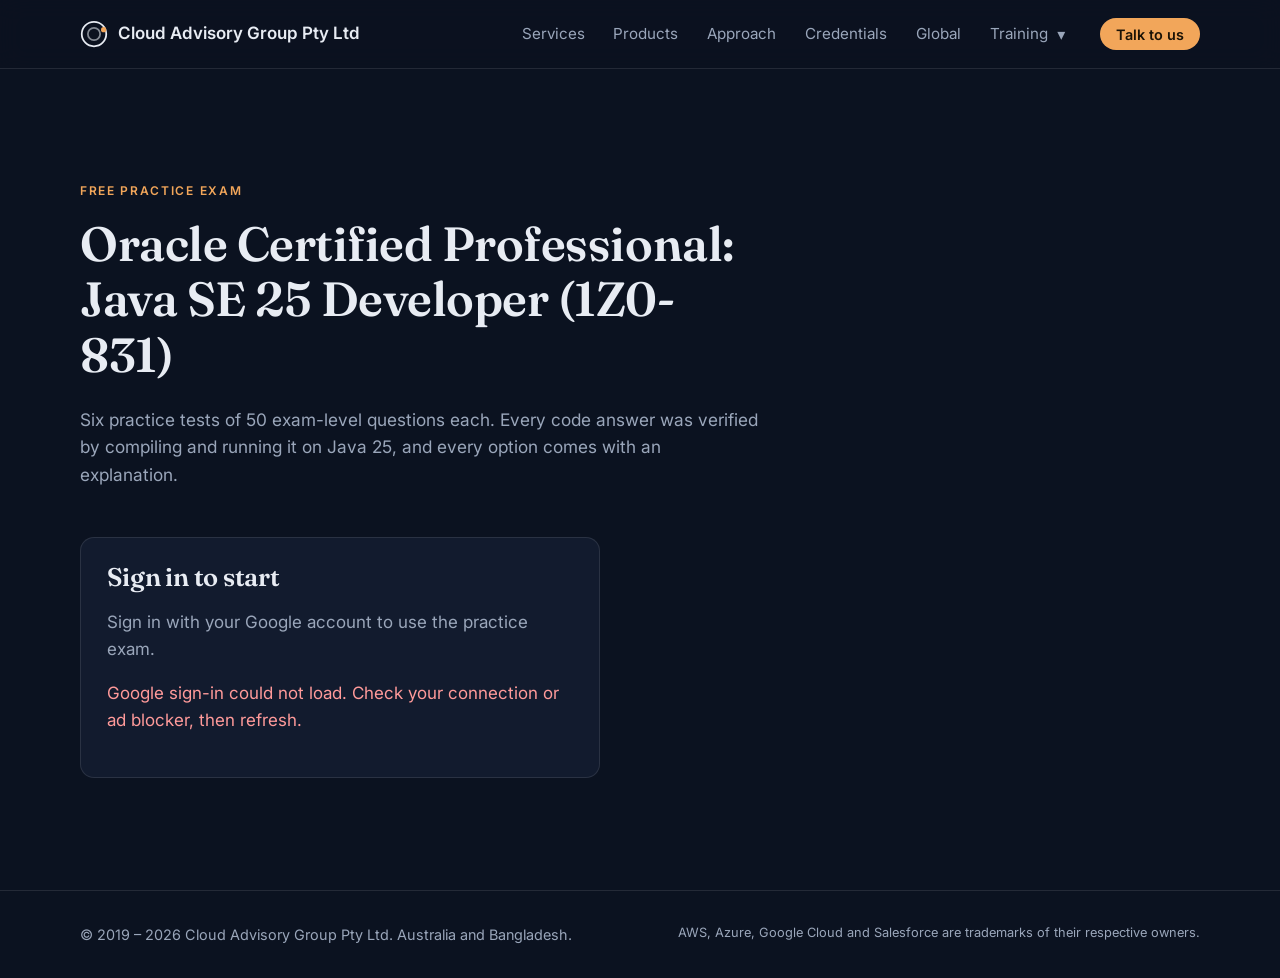
<file: exam/index.html>
<!doctype html>
<html lang="en-AU">
<head>
  <meta charset="utf-8">
  <meta name="viewport" content="width=device-width, initial-scale=1, viewport-fit=cover">
  <title>Java SE 25 Developer (1Z0-831) practice exam | Cloud Advisory Group Pty Ltd</title>
  <meta name="description" content="Free practice exam for Oracle Certified Professional: Java SE 25 Developer (1Z0-831). Six tests of 50 exam-level questions, every answer verified by compiling and running the code on Java 25.">
  <meta property="og:title" content="Java SE 25 Developer (1Z0-831) practice exam">
  <meta property="og:description" content="Six tests of 50 exam-level Java SE 25 questions, with explanations.">
  <meta property="og:type" content="website">
  <meta name="theme-color" content="#0b1220">
  <link rel="icon" href="../favicon.svg" type="image/svg+xml">
  <link rel="preconnect" href="https://fonts.googleapis.com">
  <link rel="preconnect" href="https://fonts.gstatic.com" crossorigin>
  <link href="https://fonts.googleapis.com/css2?family=Fraunces:opsz,wght@9..144,400;9..144,600&family=Inter:wght@400;500;600&display=swap" rel="stylesheet">
  <link rel="stylesheet" href="../styles.css">
  <link rel="stylesheet" href="exam.css">
  <meta name="robots" content="noindex">
  <meta name="google-client-id" content="574921121910-j8j6ja9dapm9o0tfi60sfnh9akdqqgmu.apps.googleusercontent.com">
  <script src="https://accounts.google.com/gsi/client" async defer></script>
</head>
<body>
  <a class="skip" href="#main">Skip to content</a>

  <header class="nav" id="top">
    <div class="wrap nav__inner">
      <a class="brand" href="../index.html" aria-label="Cloud Advisory Group Pty Ltd home">
        <svg class="brand__mark" viewBox="0 0 32 32" aria-hidden="true"><circle cx="16" cy="16" r="14" fill="none" stroke="currentColor" stroke-width="2"/><circle cx="16" cy="16" r="7" fill="none" stroke="currentColor" stroke-width="2" opacity=".55"/><circle cx="27" cy="11" r="3" fill="var(--accent)"/></svg>
        <span>Cloud Advisory Group Pty Ltd</span>
      </a>
      <button class="nav__toggle" aria-expanded="false" aria-controls="nav-links">Menu</button>
      <nav id="nav-links" class="nav__links" aria-label="Primary">
        <a href="../index.html#services">Services</a>
        <a href="../index.html#products">Products</a>
        <a href="../index.html#approach">Approach</a>
        <a href="../index.html#credentials">Credentials</a>
        <a href="../dhaka/">Global</a>
        <div class="nav__drop">
          <a href="../index.html#training">Training</a>
          <button class="nav__drop-toggle" type="button" aria-expanded="false" aria-controls="course-menu" aria-label="Show training courses">▾</button>
          <ul id="course-menu" class="nav__menu">
          <li><a href="https://www.udemy.com/course/claude-certified-architect-professional-exam-mock-tests/" target="_blank" rel="noopener">Claude Certified Architect Professional Exam</a></li>
          <li><a href="https://www.udemy.com/course/google-certified-professional-agentic-architect-tests/" target="_blank" rel="noopener">Google Certified Professional Agentic Architect</a></li>
          <li><a href="https://www.udemy.com/course/azure-solutions-architect-expert-mock-tests-az-305/" target="_blank" rel="noopener">Azure Solutions Architect Expert (AZ-305)</a></li>
          <li><a href="https://www.udemy.com/course/machine-learning-operations-engineer-ai-300-mock-tests/" target="_blank" rel="noopener">Machine Learning Operations Engineer (AI-300)</a></li>
          <li><a href="https://www.udemy.com/course/microsoft-azure-ai-apps-agents-developer-ai-103-mock-tests/" target="_blank" rel="noopener">Microsoft Azure AI Apps and Agents Developer (AI-103)</a></li>
          <li><a href="https://www.udemy.com/course/claude-certified-architect-foundations-exam-mock-tests-cca-f/" target="_blank" rel="noopener">Claude Certified Architect Foundations (CCA-F) Exam</a></li>
          <li><a href="https://www.udemy.com/course/mla-c01-aws-certified-machine-learning-engineer-advanced/" target="_blank" rel="noopener">AWS Certified Machine Learning Engineer (MLA-C02): Advanced <span class="badge-new"><svg viewBox="0 0 16 16" width="11" height="11" aria-hidden="true"><path d="M8 0l1.9 5.1L15 7l-5.1 1.9L8 14 6.1 8.9 1 7l5.1-1.9z" fill="currentColor"/></svg>New</span></a></li>
          <li><a href="https://www.udemy.com/course/aws-certified-generative-ai-developer-professional-mock-tests/" target="_blank" rel="noopener">AWS Certified Generative AI Developer Advanced</a></li>
          <li><a href="https://www.udemy.com/course/aws-certified-advanced-networking-specialty-2026-mock-tests/" target="_blank" rel="noopener">AWS Certified Advanced Networking Specialty 2026</a></li>
          <li><a href="https://www.udemy.com/course/ultimate-aws-solutions-architect-professional-practice-tests/" target="_blank" rel="noopener">Ultimate AWS Solutions Architect Professional</a></li>
          <li><a href="https://www.udemy.com/course/azure-administrator-associate-practice-tests-az-104/" target="_blank" rel="noopener">Azure Administrator Associate (AZ-104)</a></li>
          <li><a href="https://www.udemy.com/course/aws-generative-ai-developer-professional-practice-tests/" target="_blank" rel="noopener">AWS Certified Gen AI Professional</a></li>
          <li><a href="https://www.udemy.com/course/microsoft-certified-cloud-and-ai-security-engineer-practice-tests/" target="_blank" rel="noopener">Microsoft Certified Cloud and AI Security Engineer</a></li>
          <li><a href="https://www.udemy.com/course/ultimate-aws-solutions-architect-associate-mock-tests-2026/" target="_blank" rel="noopener">Ultimate AWS Solutions Architect Associate 2026</a></li>
          <li><a href="https://www.udemy.com/course/ultimate-aws-certified-security-specialty-practice-tests/" target="_blank" rel="noopener">Ultimate AWS Certified Security Specialty</a></li>
          <li><a href="https://www.udemy.com/course/practice-exams-aws-machine-learning-engineer-certification/" target="_blank" rel="noopener">AWS Machine Learning Engineer Certification</a></li>
          <li><a href="https://www.udemy.com/course/aws-certified-ai-practitioner-exam-6-practice-tests/" target="_blank" rel="noopener">AWS Certified AI Practitioner Exam</a></li>
          <li><a href="https://www.udemy.com/course/salesforce-certified-platform-developer-practice-tests-2026/" target="_blank" rel="noopener">Salesforce Certified Platform Developer <span class="badge-new badge-free"><svg viewBox="0 0 16 16" width="11" height="11" aria-hidden="true"><path d="M8 1.5l1.7 3.9 4.3.4-3.3 2.8 1 4.2L8 10.6l-3.7 2.2 1-4.2L2 5.8l4.3-.4z" fill="currentColor"/></svg>Free</span></a></li>
          <li class="nav__menu-all"><a href="https://www.udemy.com/user/ghalib-242/" target="_blank" rel="noopener">All courses on Udemy ↗</a></li>
          </ul>
        </div>
        <a class="btn btn--small" href="../index.html#contact">Talk to us</a>
      </nav>
    </div>
  </header>

  <main id="main">
    <section class="section exam" id="exam">
      <div class="wrap">
        <header class="section__head">
          <p class="eyebrow">Free practice exam</p>
          <h1 class="exam__title">Oracle Certified Professional: Java SE 25 Developer (1Z0-831)</h1>
          <p>Six practice tests of 50 exam-level questions each. Every code answer was verified by compiling and running it on Java 25, and every option comes with an explanation.</p>
        </header>

        <div id="exam-signin" class="exam__signin">
          <h2 class="exam__h2">Sign in to start</h2>
          <p>Sign in with your Google account to use the practice exam.</p>
          <div id="google-button"></div>
          <p class="exam__error" id="signin-error" hidden></p>
        </div>

        <div id="exam-user" class="exam__user" hidden>
          Signed in as <strong id="user-email"></strong> · <a href="./" id="btn-signout">Sign out</a>
        </div>

        <div id="exam-start" class="exam__start" hidden>
          <h2 class="exam__h2">Choose a test</h2>
          <div class="exam__tests" id="test-list"></div>
          <label class="exam__mode"><input type="checkbox" id="practice-mode" checked> Show the answer after each question</label>
        </div>

        <div id="exam-run" class="exam__run" hidden>
          <div class="exam__bar">
            <span id="progress-text"></span>
            <span id="score-text"></span>
          </div>
          <div class="exam__progress" aria-hidden="true"><span id="progress-fill"></span></div>
          <article class="exam__card">
            <p class="exam__domain" id="q-domain"></p>
            <div class="exam__question" id="q-text"></div>
            <p class="exam__hint" id="q-hint"></p>
            <ol class="exam__options" id="q-options"></ol>
            <div class="exam__feedback" id="q-feedback" hidden></div>
            <div class="exam__actions">
              <button class="btn btn--ghost" id="btn-prev" type="button">Previous</button>
              <button class="btn" id="btn-check" type="button">Check answer</button>
              <button class="btn" id="btn-next" type="button">Next</button>
            </div>
          </article>
          <p class="exam__quit"><a href="./" id="btn-quit">Choose another test</a></p>
        </div>

        <div id="exam-result" class="exam__result" hidden>
          <h2 class="exam__h2" id="result-title"></h2>
          <p class="exam__score" id="result-score"></p>
          <p id="result-note"></p>
          <div class="exam__actions">
            <button class="btn" id="btn-review" type="button">Review my answers</button>
            <a class="btn btn--ghost" href="./">Take another test</a>
          </div>
        </div>
      </div>
    </section>
  </main>

  <footer class="footer">
    <div class="wrap footer__inner">
      <span>© 2019 – <span id="year"></span> Cloud Advisory Group Pty Ltd. Australia and Bangladesh.</span>
      <span class="footer__small">AWS, Azure, Google Cloud and Salesforce are trademarks of their respective owners.</span>
    </div>
  </footer>

  <script src="../script.js"></script>
  <script src="exam.js"></script>
</body>
</html>
</file>
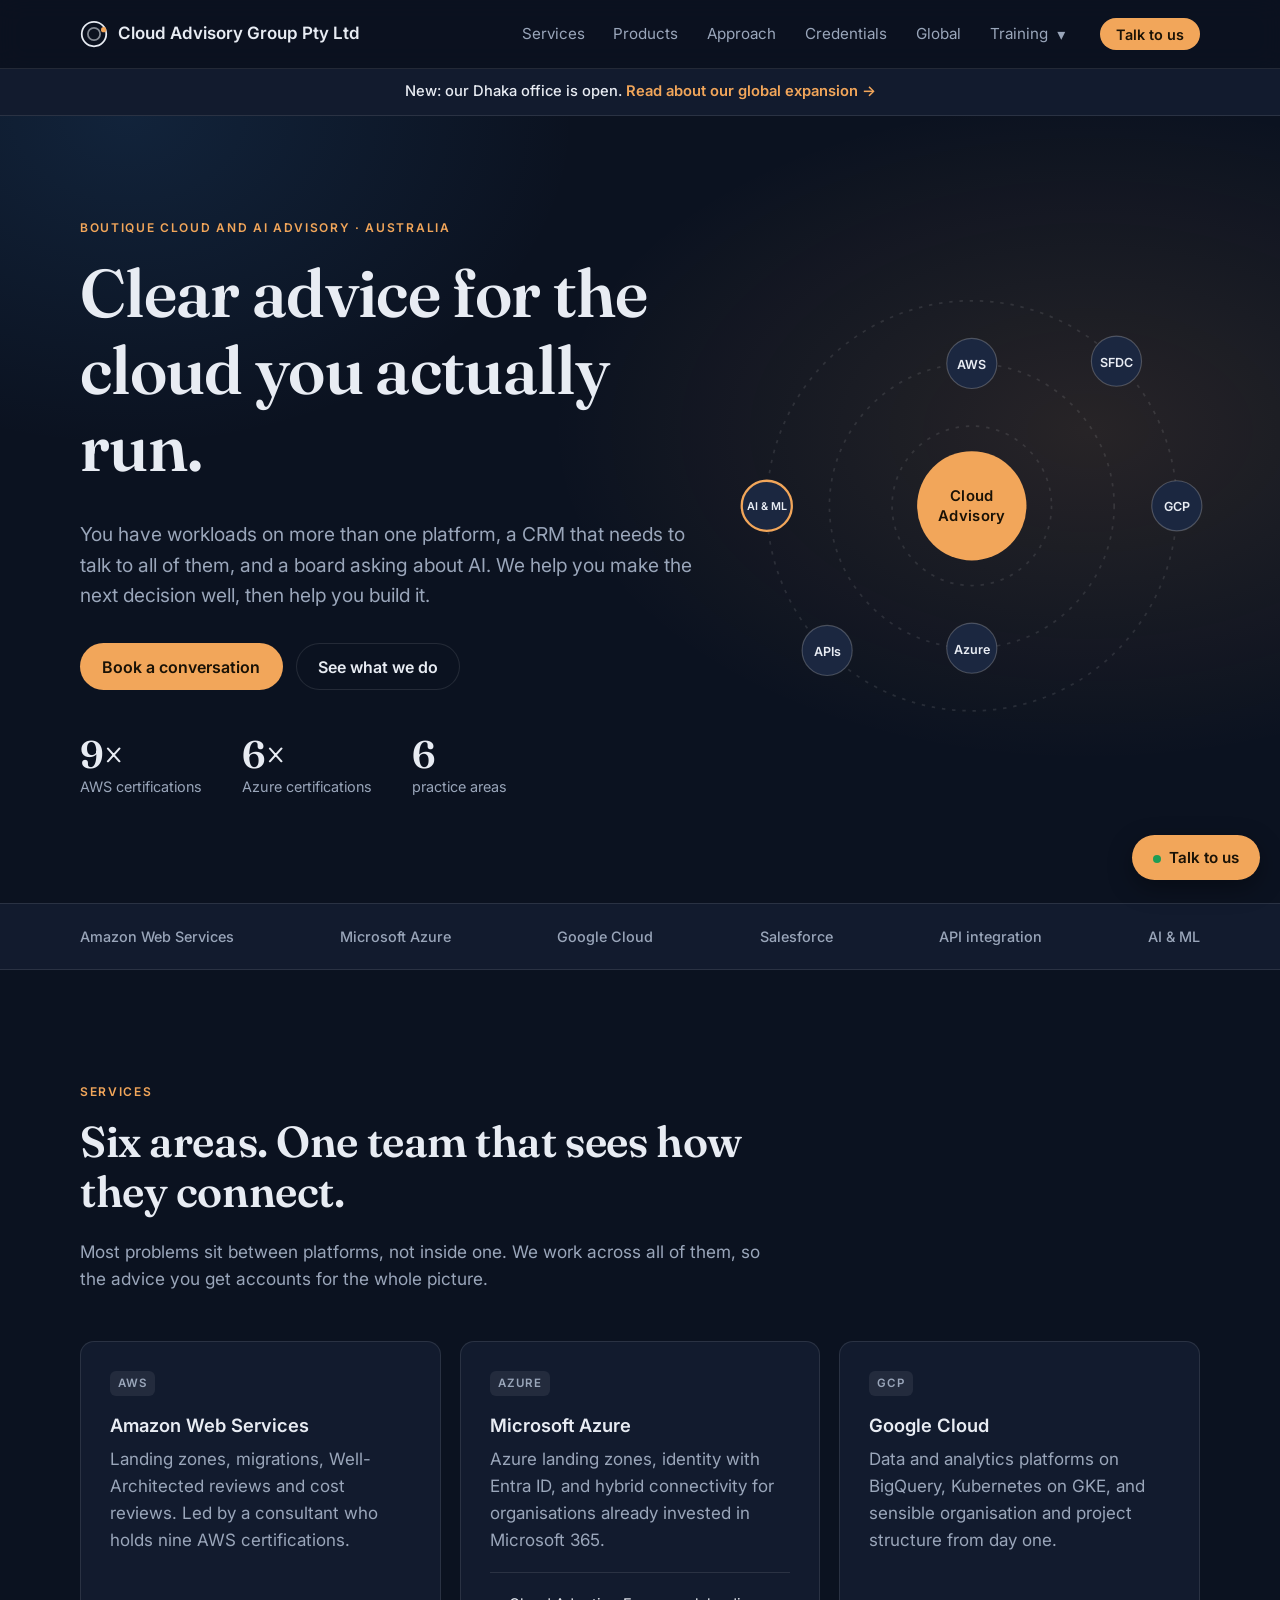
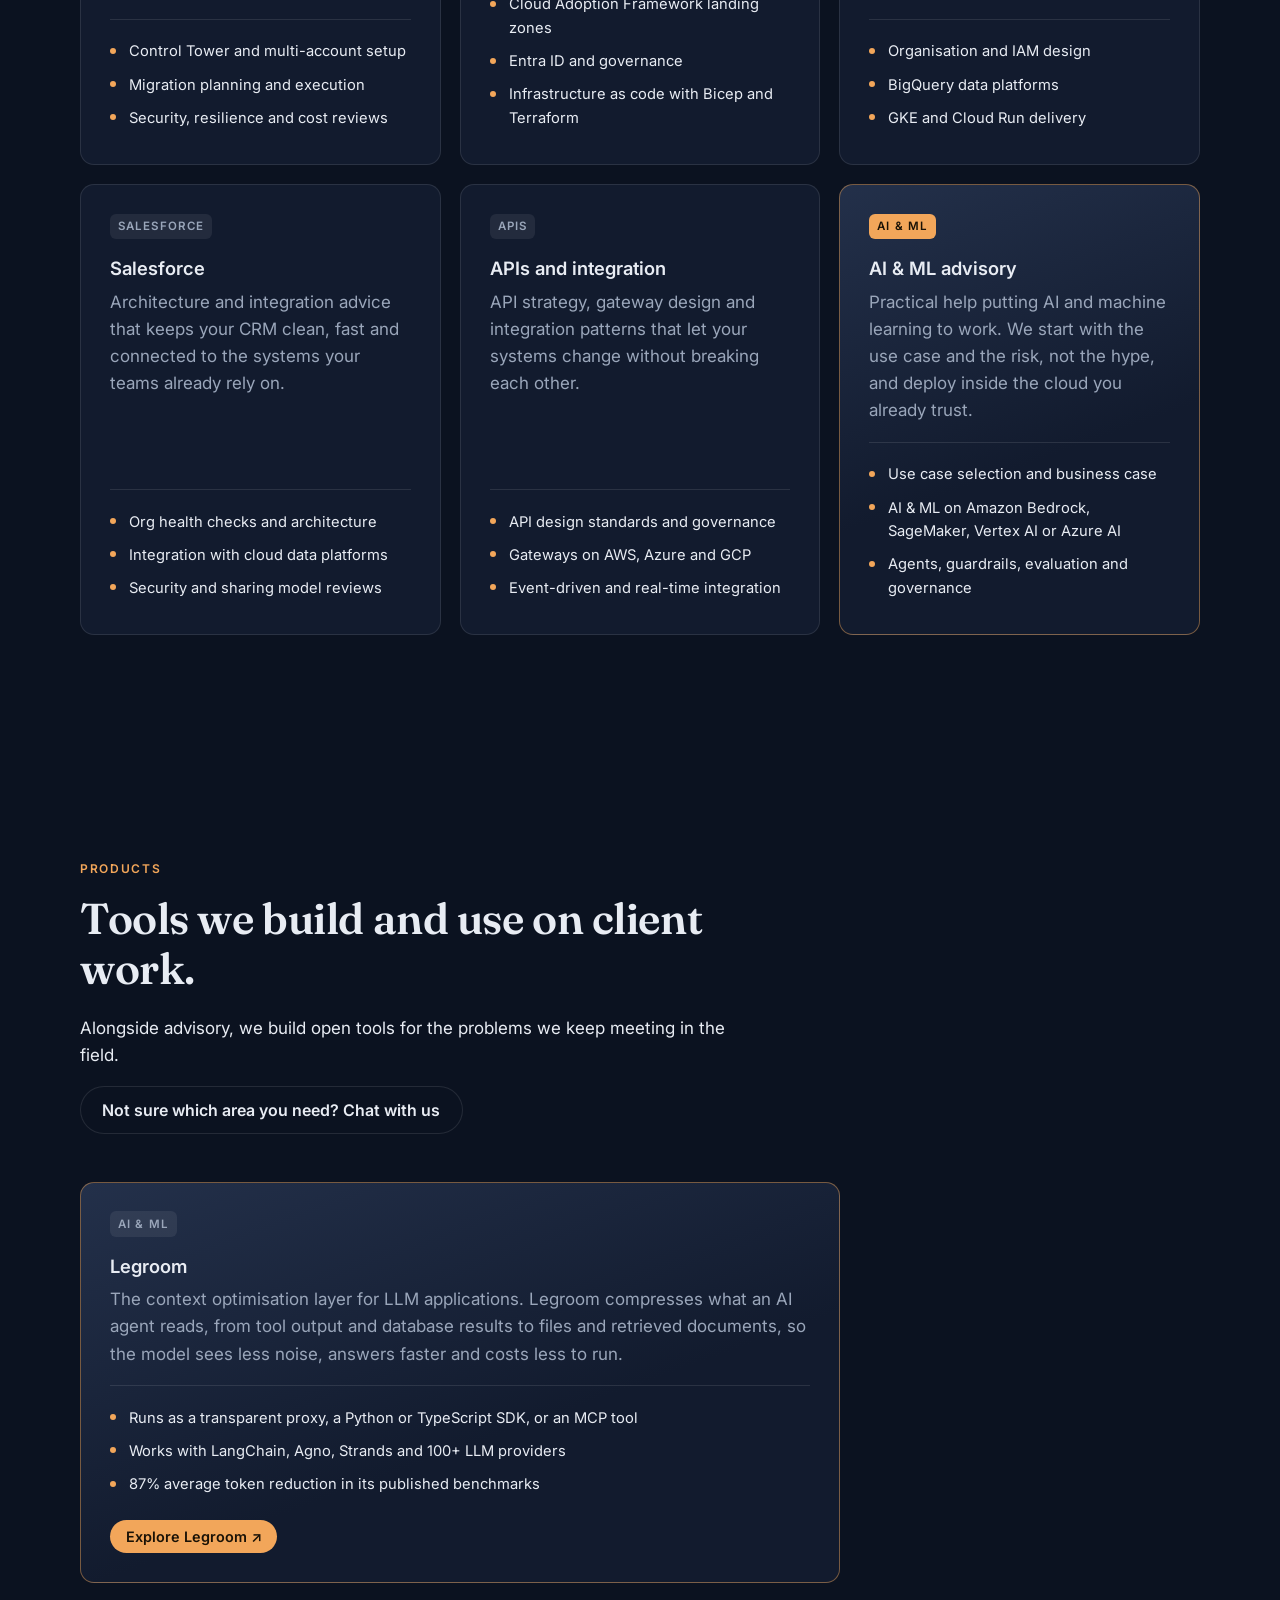
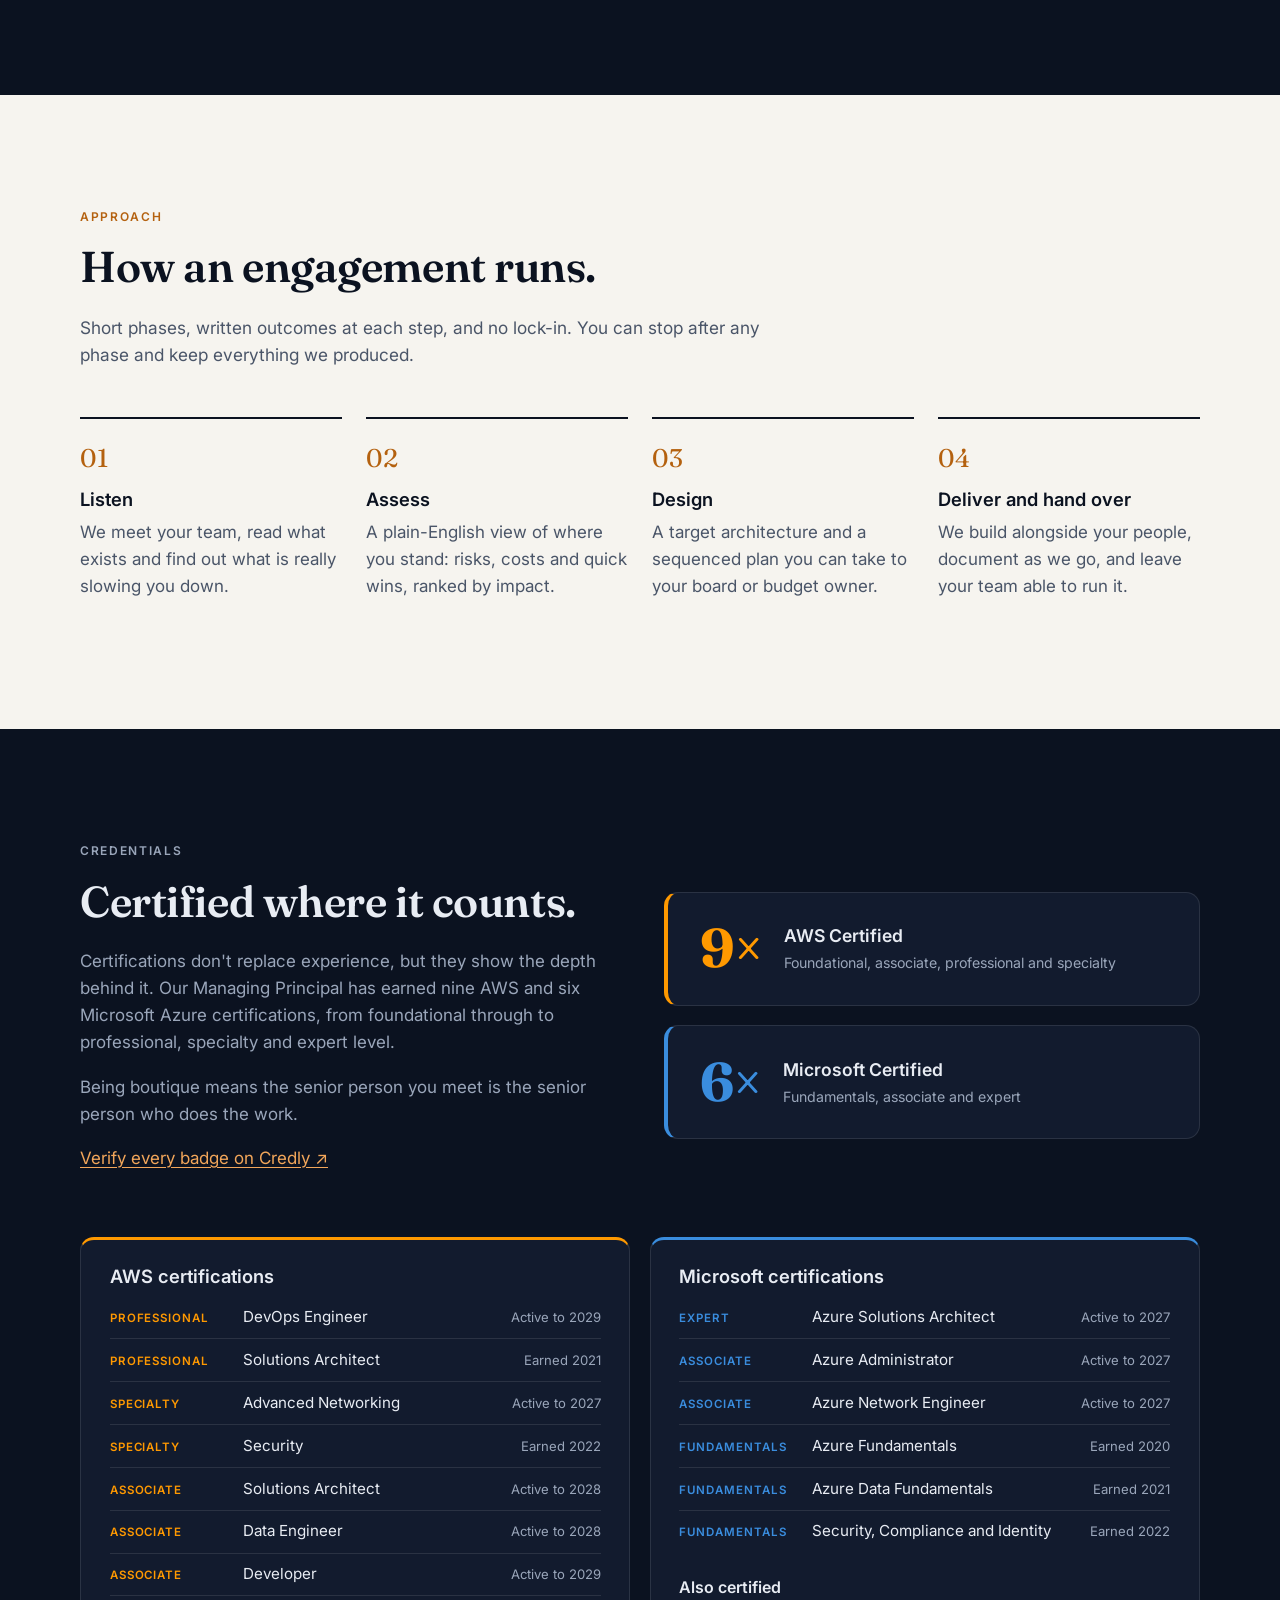
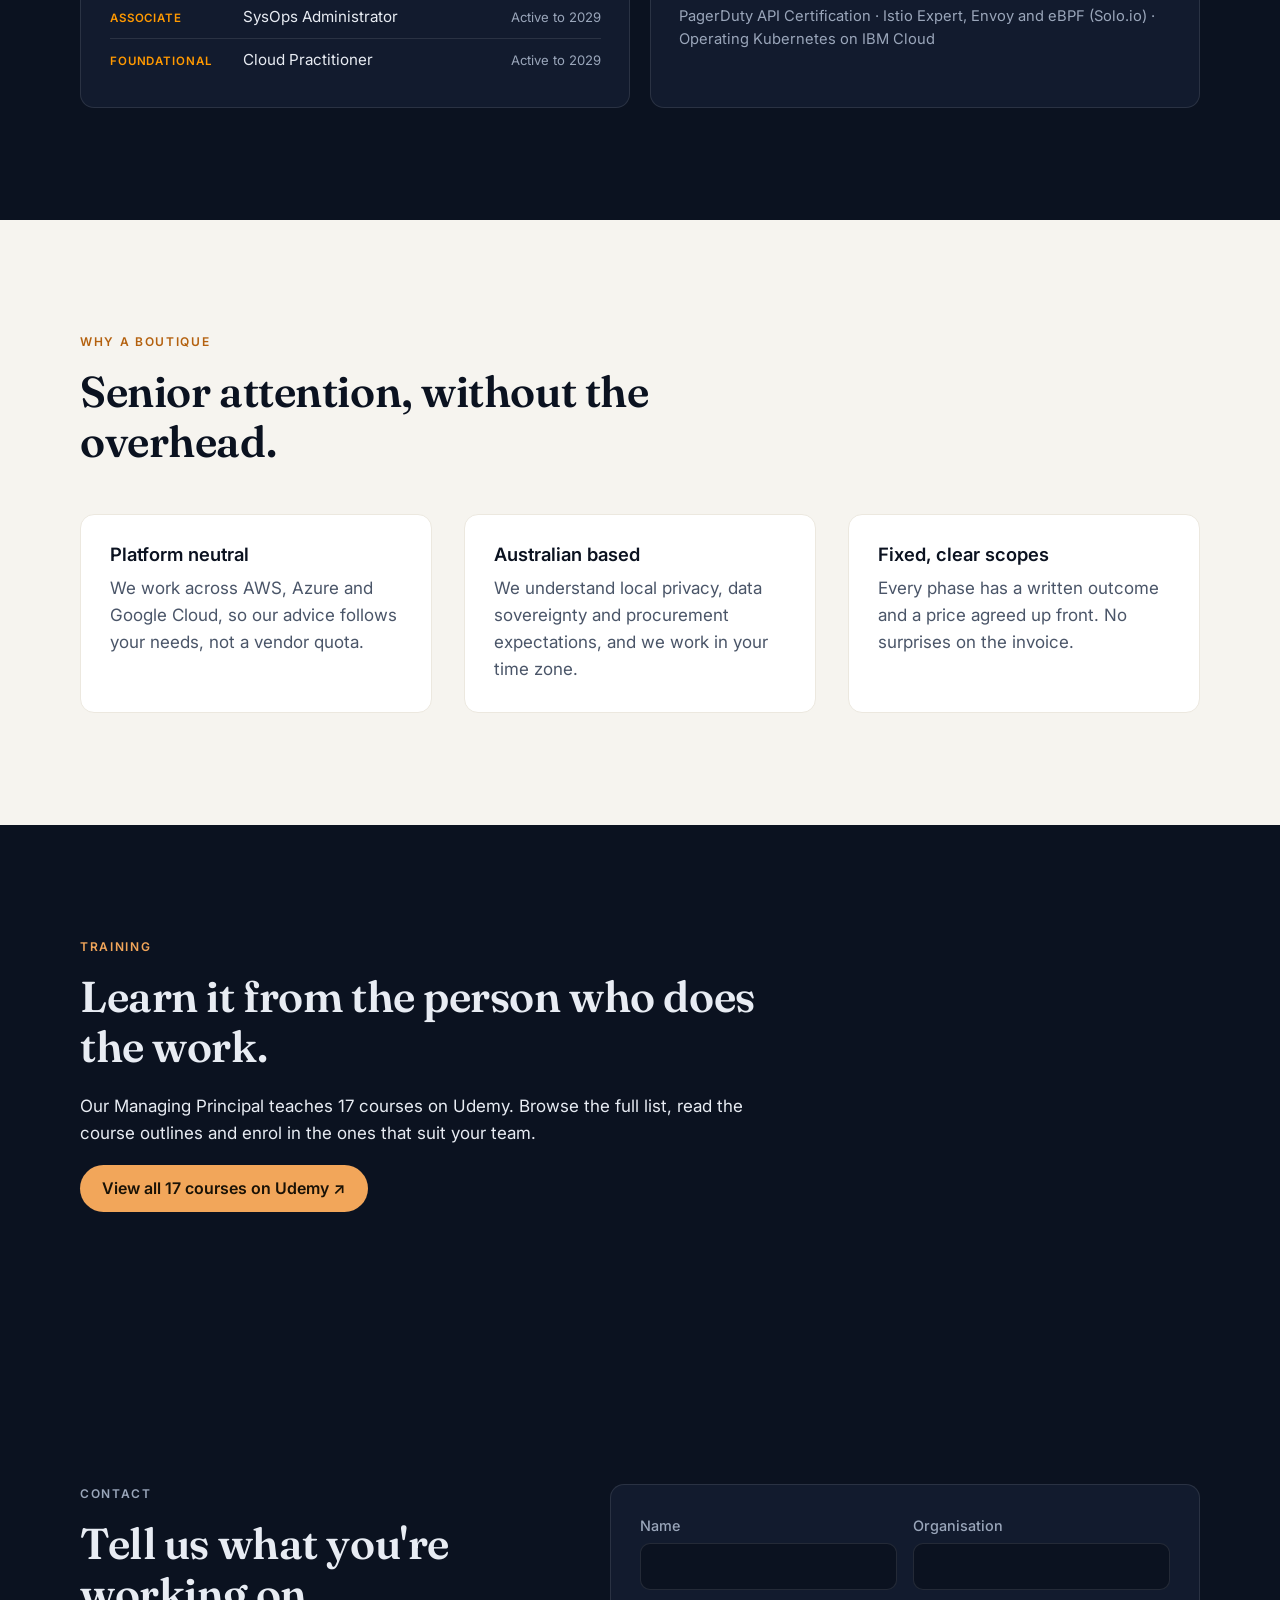
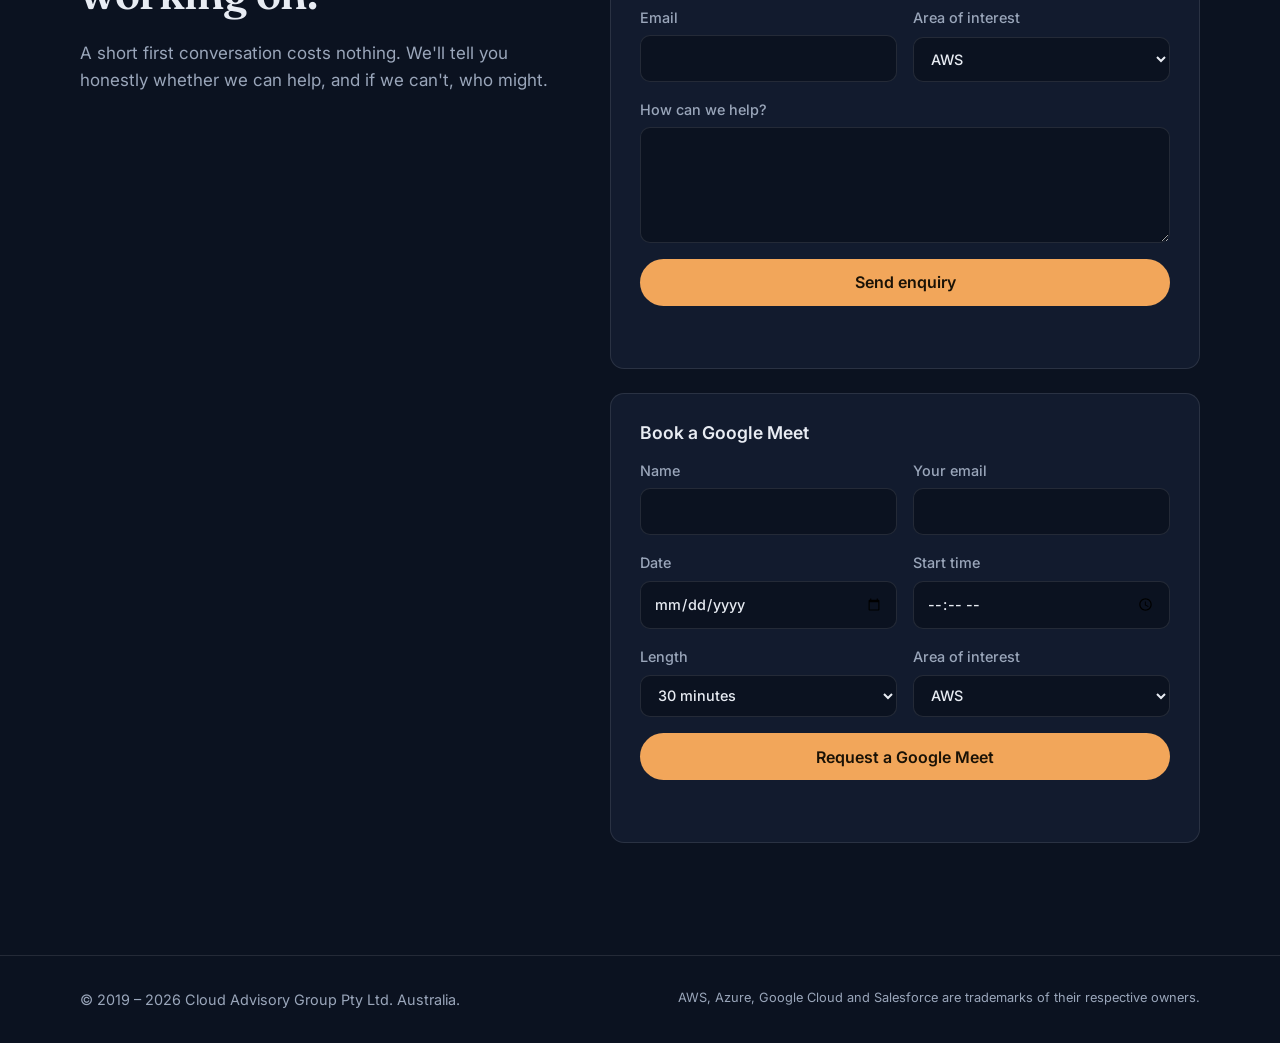
<file: products/index.html>
<!doctype html>
<html lang="en-AU">
<head>
  <meta charset="utf-8">
  <title>Products | Cloud Advisory Group Pty Ltd</title>
  <meta name="robots" content="noindex">
  <link rel="canonical" href="../#products">
  <meta http-equiv="refresh" content="0; url=../#products">
  <script>location.replace("../#products");</script>
</head>
<body>
  <p>Taking you to <a href="../#products">our products</a>.</p>
</body>
</html>
</file>
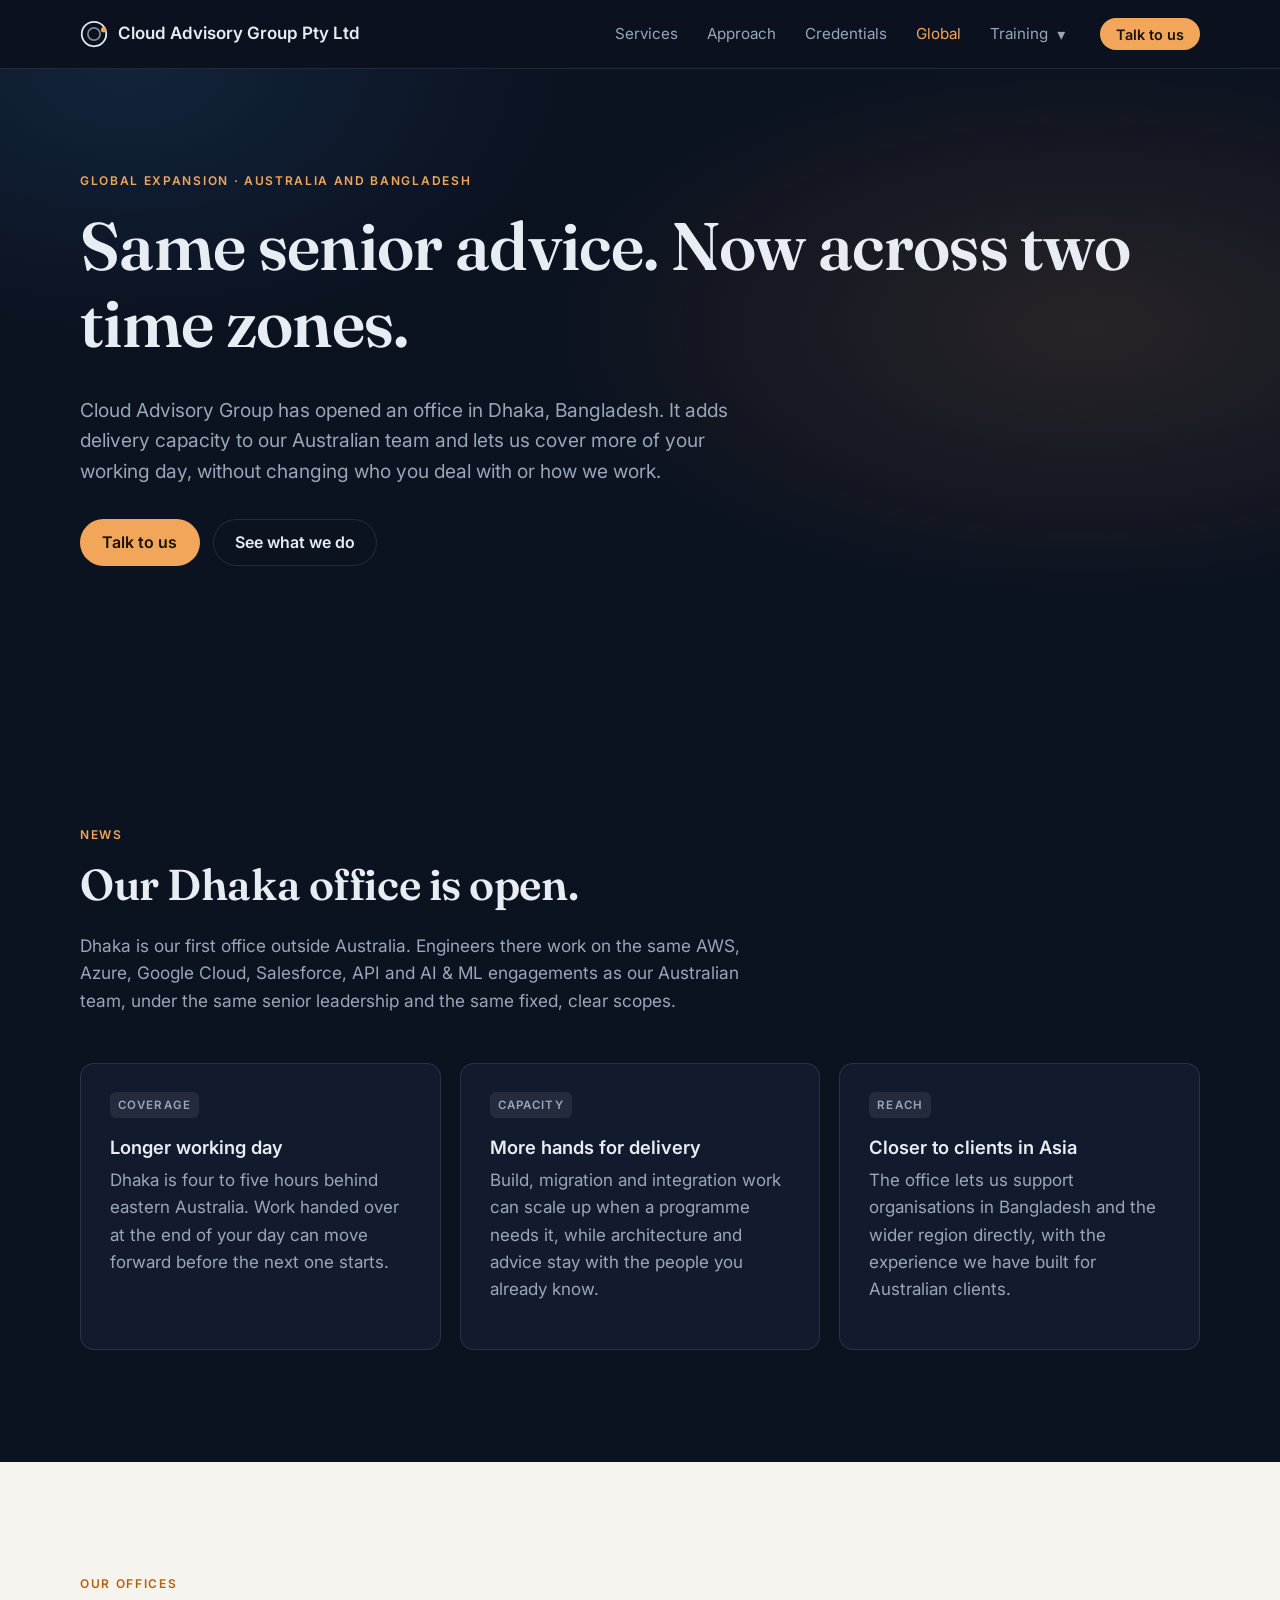
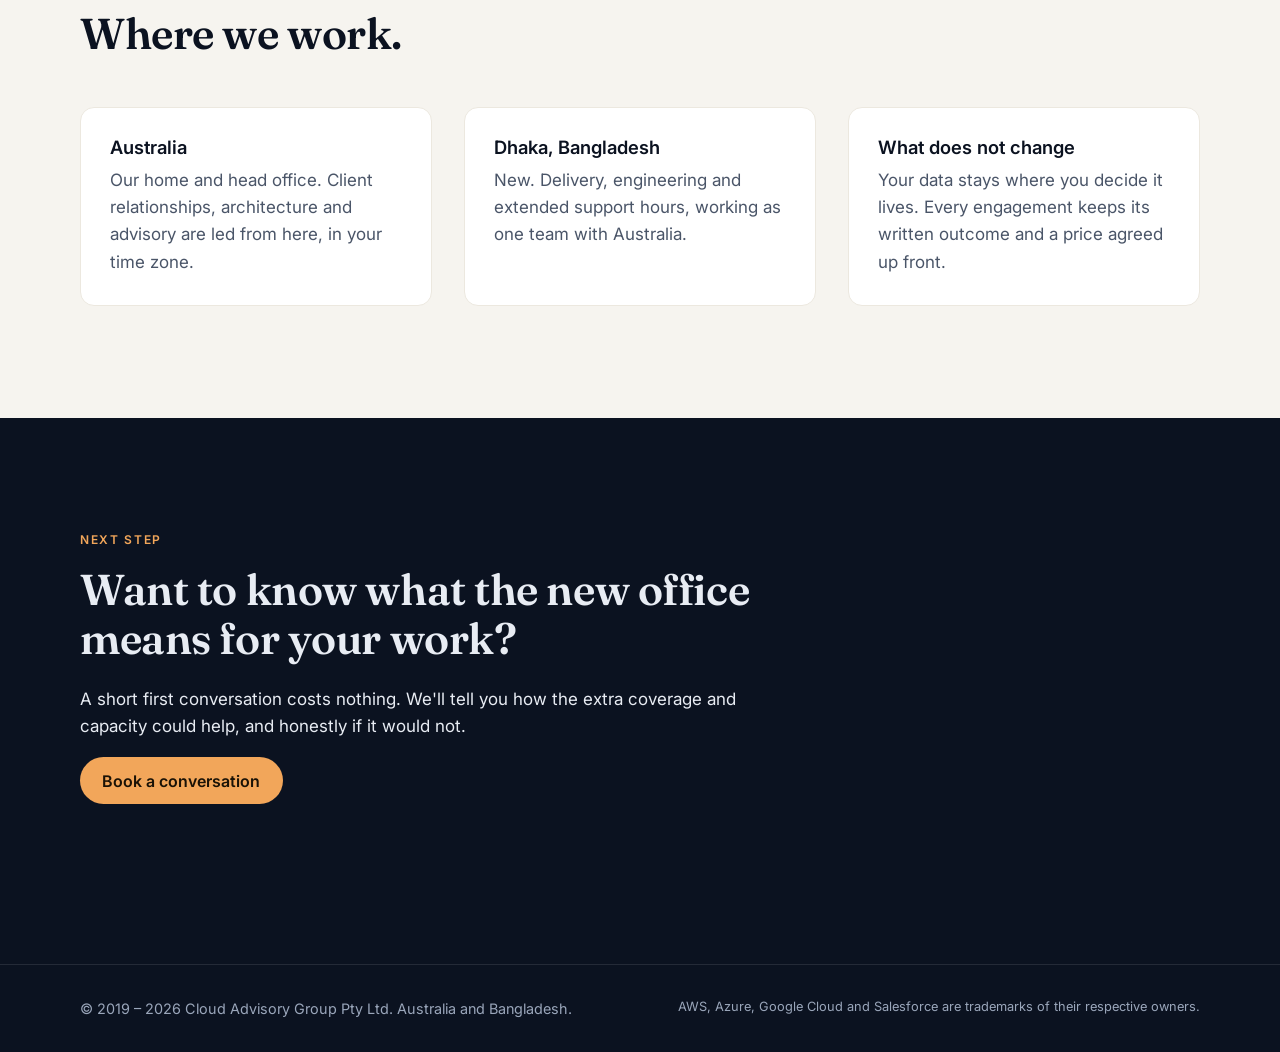
<file: global-expansion.html>
<!doctype html>
<html lang="en-AU">
<head>
  <meta charset="utf-8">
  <meta name="viewport" content="width=device-width, initial-scale=1, viewport-fit=cover">
  <title>Global expansion and our new Dhaka office | Cloud Advisory Group Pty Ltd</title>
  <meta name="description" content="Cloud Advisory Group is expanding beyond Australia. Our new office in Dhaka, Bangladesh adds delivery capacity and longer support hours for clients across Australia and Asia.">
  <meta property="og:title" content="Cloud Advisory Group: global expansion and our new Dhaka office">
  <meta property="og:description" content="Our Dhaka office is now open, adding delivery capacity and longer support hours alongside our Australian team.">
  <meta property="og:type" content="website">
  <meta name="theme-color" content="#0b1220">
  <link rel="icon" href="favicon.svg" type="image/svg+xml">
  <link rel="preconnect" href="https://fonts.googleapis.com">
  <link rel="preconnect" href="https://fonts.gstatic.com" crossorigin>
  <link href="https://fonts.googleapis.com/css2?family=Fraunces:opsz,wght@9..144,400;9..144,600&family=Inter:wght@400;500;600&display=swap" rel="stylesheet">
  <link rel="stylesheet" href="styles.css">
</head>
<body>
  <a class="skip" href="#main">Skip to content</a>

  <header class="nav" id="top">
    <div class="wrap nav__inner">
      <a class="brand" href="index.html" aria-label="Cloud Advisory Group Pty Ltd home">
        <svg class="brand__mark" viewBox="0 0 32 32" aria-hidden="true"><circle cx="16" cy="16" r="14" fill="none" stroke="currentColor" stroke-width="2"/><circle cx="16" cy="16" r="7" fill="none" stroke="currentColor" stroke-width="2" opacity=".55"/><circle cx="27" cy="11" r="3" fill="var(--accent)"/></svg>
        <span>Cloud Advisory Group Pty Ltd</span>
      </a>
      <button class="nav__toggle" aria-expanded="false" aria-controls="nav-links">Menu</button>
      <nav id="nav-links" class="nav__links" aria-label="Primary">
        <a href="index.html#services">Services</a>
        <a href="index.html#approach">Approach</a>
        <a href="index.html#credentials">Credentials</a>
        <a href="global-expansion.html" aria-current="page">Global</a>
        <div class="nav__drop">
          <a href="index.html#training">Training</a>
          <button class="nav__drop-toggle" type="button" aria-expanded="false" aria-controls="course-menu" aria-label="Show training courses">▾</button>
          <ul id="course-menu" class="nav__menu">
          <li><a href="https://www.udemy.com/course/claude-certified-architect-professional-exam-mock-tests/" target="_blank" rel="noopener">Claude Certified Architect Professional Exam</a></li>
          <li><a href="https://www.udemy.com/course/google-certified-professional-agentic-architect-tests/" target="_blank" rel="noopener">Google Certified Professional Agentic Architect</a></li>
          <li><a href="https://www.udemy.com/course/azure-solutions-architect-expert-mock-tests-az-305/" target="_blank" rel="noopener">Azure Solutions Architect Expert (AZ-305)</a></li>
          <li><a href="https://www.udemy.com/course/machine-learning-operations-engineer-ai-300-mock-tests/" target="_blank" rel="noopener">Machine Learning Operations Engineer (AI-300)</a></li>
          <li><a href="https://www.udemy.com/course/microsoft-azure-ai-apps-agents-developer-ai-103-mock-tests/" target="_blank" rel="noopener">Microsoft Azure AI Apps and Agents Developer (AI-103)</a></li>
          <li><a href="https://www.udemy.com/course/claude-certified-architect-foundations-exam-mock-tests-cca-f/" target="_blank" rel="noopener">Claude Certified Architect Foundations (CCA-F) Exam</a></li>
          <li><a href="https://www.udemy.com/course/mla-c01-aws-certified-machine-learning-engineer-advanced/" target="_blank" rel="noopener">AWS Certified Machine Learning Engineer (MLA-C02): Advanced <span class="badge-new"><svg viewBox="0 0 16 16" width="11" height="11" aria-hidden="true"><path d="M8 0l1.9 5.1L15 7l-5.1 1.9L8 14 6.1 8.9 1 7l5.1-1.9z" fill="currentColor"/></svg>New</span></a></li>
          <li><a href="https://www.udemy.com/course/aws-certified-generative-ai-developer-professional-mock-tests/" target="_blank" rel="noopener">AWS Certified Generative AI Developer Advanced</a></li>
          <li><a href="https://www.udemy.com/course/aws-certified-advanced-networking-specialty-2026-mock-tests/" target="_blank" rel="noopener">AWS Certified Advanced Networking Specialty 2026</a></li>
          <li><a href="https://www.udemy.com/course/ultimate-aws-solutions-architect-professional-practice-tests/" target="_blank" rel="noopener">Ultimate AWS Solutions Architect Professional</a></li>
          <li><a href="https://www.udemy.com/course/azure-administrator-associate-practice-tests-az-104/" target="_blank" rel="noopener">Azure Administrator Associate (AZ-104)</a></li>
          <li><a href="https://www.udemy.com/course/aws-generative-ai-developer-professional-practice-tests/" target="_blank" rel="noopener">AWS Certified Gen AI Professional</a></li>
          <li><a href="https://www.udemy.com/course/microsoft-certified-cloud-and-ai-security-engineer-practice-tests/" target="_blank" rel="noopener">Microsoft Certified Cloud and AI Security Engineer</a></li>
          <li><a href="https://www.udemy.com/course/ultimate-aws-solutions-architect-associate-mock-tests-2026/" target="_blank" rel="noopener">Ultimate AWS Solutions Architect Associate 2026</a></li>
          <li><a href="https://www.udemy.com/course/ultimate-aws-certified-security-specialty-practice-tests/" target="_blank" rel="noopener">Ultimate AWS Certified Security Specialty</a></li>
          <li><a href="https://www.udemy.com/course/practice-exams-aws-machine-learning-engineer-certification/" target="_blank" rel="noopener">AWS Machine Learning Engineer Certification</a></li>
          <li><a href="https://www.udemy.com/course/aws-certified-ai-practitioner-exam-6-practice-tests/" target="_blank" rel="noopener">AWS Certified AI Practitioner Exam</a></li>
          <li><a href="https://www.udemy.com/course/salesforce-certified-platform-developer-practice-tests-2026/" target="_blank" rel="noopener">Salesforce Certified Platform Developer <span class="badge-new badge-free"><svg viewBox="0 0 16 16" width="11" height="11" aria-hidden="true"><path d="M8 1.5l1.7 3.9 4.3.4-3.3 2.8 1 4.2L8 10.6l-3.7 2.2 1-4.2L2 5.8l4.3-.4z" fill="currentColor"/></svg>Free</span></a></li>
          <li class="nav__menu-all"><a href="https://www.udemy.com/user/ghalib-242/" target="_blank" rel="noopener">All courses on Udemy ↗</a></li>
          </ul>
        </div>
        <a class="btn btn--small" href="index.html#contact">Talk to us</a>
      </nav>
    </div>
  </header>

  <main id="main">
    <section class="hero">
      <div class="wrap">
        <p class="eyebrow">Global expansion · Australia and Bangladesh</p>
        <h1>Same senior advice. Now across two time zones.</h1>
        <p class="lead">Cloud Advisory Group has opened an office in Dhaka, Bangladesh. It adds delivery capacity to our Australian team and lets us cover more of your working day, without changing who you deal with or how we work.</p>
        <div class="hero__cta">
          <a class="btn" href="index.html#contact">Talk to us</a>
          <a class="btn btn--ghost" href="index.html#services">See what we do</a>
        </div>
      </div>
    </section>

    <section class="section" id="dhaka">
      <div class="wrap">
        <header class="section__head">
          <p class="eyebrow">News</p>
          <h2>Our Dhaka office is open.</h2>
          <p>Dhaka is our first office outside Australia. Engineers there work on the same AWS, Azure, Google Cloud, Salesforce, API and AI &amp; ML engagements as our Australian team, under the same senior leadership and the same fixed, clear scopes.</p>
        </header>
        <div class="cards">
          <article class="card">
            <span class="card__tag">Coverage</span>
            <h3>Longer working day</h3>
            <p>Dhaka is four to five hours behind eastern Australia. Work handed over at the end of your day can move forward before the next one starts.</p>
          </article>
          <article class="card">
            <span class="card__tag">Capacity</span>
            <h3>More hands for delivery</h3>
            <p>Build, migration and integration work can scale up when a programme needs it, while architecture and advice stay with the people you already know.</p>
          </article>
          <article class="card">
            <span class="card__tag">Reach</span>
            <h3>Closer to clients in Asia</h3>
            <p>The office lets us support organisations in Bangladesh and the wider region directly, with the experience we have built for Australian clients.</p>
          </article>
        </div>
      </div>
    </section>

    <section class="section section--alt">
      <div class="wrap">
        <header class="section__head">
          <p class="eyebrow">Our offices</p>
          <h2>Where we work.</h2>
        </header>
        <div class="why">
          <div><h3>Australia</h3><p>Our home and head office. Client relationships, architecture and advisory are led from here, in your time zone.</p></div>
          <div><h3>Dhaka, Bangladesh</h3><p>New. Delivery, engineering and extended support hours, working as one team with Australia.</p></div>
          <div><h3>What does not change</h3><p>Your data stays where you decide it lives. Every engagement keeps its written outcome and a price agreed up front.</p></div>
        </div>
      </div>
    </section>

    <section class="section" id="next">
      <div class="wrap">
        <header class="section__head">
          <p class="eyebrow">Next step</p>
          <h2>Want to know what the new office means for your work?</h2>
          <p>A short first conversation costs nothing. We'll tell you how the extra coverage and capacity could help, and honestly if it would not.</p>
          <p><a class="btn" href="index.html#contact">Book a conversation</a></p>
        </header>
      </div>
    </section>
  </main>

  <footer class="footer">
    <div class="wrap footer__inner">
      <span>© 2019 – <span id="year"></span> Cloud Advisory Group Pty Ltd. Australia and Bangladesh.</span>
      <span class="footer__small">AWS, Azure, Google Cloud and Salesforce are trademarks of their respective owners.</span>
    </div>
  </footer>

  <script src="script.js"></script>
</body>
</html>
</file>
<file: styles.css>
:root {
  --ink: #0b1220;
  --ink-2: #121b2e;
  --ink-3: #1b2740;
  --line: rgba(255, 255, 255, .1);
  --paper: #f6f4ef;
  --paper-2: #ece8df;
  --text: #e8ecf3;
  --muted: #9aa6ba;
  --accent: #f2a65a;
  --accent-ink: #1a1206;
  --aws: #ff9900;
  --azure: #3a8dde;
  --radius: 14px;
  --serif: "Fraunces", Georgia, "Times New Roman", serif;
  --sans: "Inter", "Helvetica Neue", Arial, system-ui, sans-serif;
}

* { box-sizing: border-box; }
html { scroll-behavior: smooth; scroll-padding-top: 80px; }
@media (prefers-reduced-motion: reduce) { html { scroll-behavior: auto; } }
body {
  margin: 0;
  background: var(--ink);
  color: var(--text);
  font: 400 17px/1.6 var(--sans);
  -webkit-font-smoothing: antialiased;
}
img { max-width: 100%; }
a { color: inherit; }
h1, h2, h3 { line-height: 1.15; margin: 0 0 .5em; }
h1, h2 { font-family: var(--serif); font-weight: 600; letter-spacing: -.01em; }
h1 { font-size: clamp(2.4rem, 5.5vw, 4.2rem); }
h2 { font-size: clamp(1.8rem, 3.6vw, 2.7rem); }
h3 { font-size: 1.15rem; font-weight: 600; }
p { margin: 0 0 1em; }

.wrap { width: 100%; max-width: 1160px; margin: 0 auto; padding-inline: max(20px, env(safe-area-inset-left)); }
.skip { position: absolute; left: -999px; }
.skip:focus { left: 16px; top: 16px; z-index: 99; background: var(--accent); color: var(--accent-ink); padding: 8px 12px; border-radius: 8px; }
:focus-visible { outline: 2px solid var(--accent); outline-offset: 3px; }

.eyebrow { text-transform: uppercase; letter-spacing: .14em; font-size: .75rem; font-weight: 600; color: var(--accent); margin-bottom: 1rem; }
.lead { font-size: 1.2rem; color: var(--muted); max-width: 36em; }

/* Buttons */
.btn {
  display: inline-flex; align-items: center; justify-content: center;
  background: var(--accent); color: var(--accent-ink);
  font: 600 1rem var(--sans); text-decoration: none;
  padding: .85em 1.4em; border-radius: 999px; border: 0; cursor: pointer;
  transition: transform .15s ease, background .15s ease;
}
.btn:hover { transform: translateY(-1px); background: #f6b77a; }
.btn--ghost { background: transparent; color: var(--text); box-shadow: inset 0 0 0 1px var(--line); }
.btn--ghost:hover { background: rgba(255,255,255,.06); }
.btn--small { padding: .55em 1.1em; font-size: .9rem; }

/* Nav */
.nav {
  position: sticky; top: 0; z-index: 10;
  padding-top: env(safe-area-inset-top, 0px);
  background: rgba(11, 18, 32, .82);
  backdrop-filter: blur(12px); -webkit-backdrop-filter: blur(12px);
  border-bottom: 1px solid var(--line);
}
.nav__inner { display: flex; align-items: center; justify-content: space-between; height: 68px; }
.brand { display: flex; align-items: center; gap: .6rem; font-weight: 600; text-decoration: none; }
.brand__mark { width: 28px; height: 28px; color: var(--text); }
.nav__links { display: flex; align-items: center; gap: 1.8rem; }
.nav__links a:not(.btn) { text-decoration: none; color: var(--muted); font-size: .95rem; }
.nav__links a:not(.btn):hover { color: var(--text); }
.nav__toggle { display: none; background: none; border: 1px solid var(--line); color: var(--text); border-radius: 8px; padding: .4em .8em; font: inherit; }

.nav__drop { position: relative; display: flex; align-items: center; gap: .2rem; padding-block: 1.3rem; }
.nav__drop-toggle { background: none; border: 0; color: var(--muted); font: inherit; font-size: 1rem; line-height: 1; cursor: pointer; padding: .3em .4em; border-radius: 6px; }
.nav__drop-toggle:hover { color: var(--text); }
.nav__menu { display: none; position: absolute; top: 100%; right: 0; z-index: 20; margin: 0; padding: .5rem; list-style: none; min-width: 360px; max-height: 70vh; overflow: auto; background: var(--ink-2); border: 1px solid var(--line); border-radius: 12px; box-shadow: 0 12px 32px rgba(0,0,0,.35); }
.nav__menu a { display: block; padding: .55rem .7rem; border-radius: 8px; line-height: 1.35; }
.nav__menu a:hover { background: rgba(255,255,255,.06); }
.badge-new { display: inline-flex; align-items: center; gap: .25em; margin-left: .4em; padding: .1em .55em; border-radius: 99px; background: var(--accent); color: var(--ink); font-size: .7rem; font-weight: 700; letter-spacing: .04em; text-transform: uppercase; vertical-align: middle; white-space: nowrap; }
.nav__menu-soon { display: block; padding: .55rem .7rem; line-height: 1.35; color: var(--muted); font-size: .95rem; cursor: default; }
.badge-free { background: #3fb67a; color: #06210f; }
.badge-soon { background: transparent; color: var(--accent); box-shadow: inset 0 0 0 1px var(--accent); }
.nav__menu-all { border-top: 1px solid var(--line); margin-top: .4rem; padding-top: .4rem; }
.nav__menu-all a { color: var(--accent) !important; font-weight: 600; }
.nav__drop.is-open .nav__menu { display: block; }
@media (hover: hover) and (min-width: 761px) { .nav__drop:not(.is-dismissed):hover .nav__menu, .nav__drop:not(.is-dismissed):focus-within .nav__menu { display: block; } }

@media (max-width: 760px) {
  .nav__toggle { display: block; }
  .nav__links {
    position: absolute; left: 0; right: 0; top: 100%;
    flex-direction: column; align-items: stretch; gap: 0;
    background: var(--ink-2); border-bottom: 1px solid var(--line);
    padding: .5rem 20px 1rem; display: none;
  }
  .nav__links.is-open { display: flex; }
  .nav__links a { padding: .8rem 0; }
  .nav__links .btn { margin-top: .5rem; }
  .nav__drop { flex-wrap: wrap; padding-block: 0; justify-content: space-between; }
  .nav__drop > a { flex: 1; }
  .nav__menu { position: static; width: 100%; min-width: 0; max-height: 50vh; box-shadow: none; background: transparent; border: 0; border-left: 1px solid var(--line); border-radius: 0; margin-left: .4rem; }
}

/* Hero */
.hero {
  padding-block: clamp(3.5rem, 8vw, 7rem);
  background:
    radial-gradient(60% 60% at 85% 40%, rgba(242, 166, 90, .12), transparent 70%),
    radial-gradient(50% 60% at 10% 0%, rgba(58, 141, 222, .14), transparent 70%);
}
.hero__grid { display: grid; grid-template-columns: 1.15fr .85fr; gap: 3rem; align-items: center; }
.hero__cta { display: flex; flex-wrap: wrap; gap: .8rem; margin: 2rem 0 2.8rem; }
.stats { list-style: none; padding: 0; margin: 0; display: flex; flex-wrap: wrap; gap: 2.5rem; }
.stats strong { display: block; font-family: var(--serif); font-size: 2.4rem; font-weight: 600; line-height: 1; }
.stats span { color: var(--muted); font-size: .9rem; }

.orbit { margin: 0; }
.orbit svg { width: 100%; height: auto; overflow: visible; }
.orbit .ring { fill: none; stroke: var(--line); stroke-width: 1.5; stroke-dasharray: 3 6; }
.orbit .core { fill: var(--accent); }
.orbit text { font: 600 11px var(--sans); fill: var(--text); text-anchor: middle; }
.orbit .core__label { fill: var(--accent-ink); font-size: 13px; letter-spacing: .02em; }
.orbit .node { fill: var(--ink-3); stroke: rgba(255,255,255,.22); }
.orbit .node--accent { stroke: var(--accent); stroke-width: 2; }
.spin { transform-origin: 200px 200px; }
.spin--a { animation: spin 60s linear infinite; }
.spin--b { animation: spin 90s linear infinite reverse; }
.spin text { transform-box: fill-box; transform-origin: center; }
.spin--a text { animation: spin 60s linear infinite reverse; }
.spin--b text { animation: spin 90s linear infinite; }
@keyframes spin { to { transform: rotate(360deg); } }
@media (prefers-reduced-motion: reduce) { .spin, .spin text { animation: none !important; } }

@media (max-width: 900px) {
  .hero__grid { grid-template-columns: 1fr; }
  .orbit { max-width: 380px; margin-inline: auto; }
}

/* Platform strip */
.strip { border-block: 1px solid var(--line); background: var(--ink-2); }
.strip__inner { display: flex; flex-wrap: wrap; justify-content: space-between; gap: .8rem 2rem; padding-block: 1.3rem; color: var(--muted); font-size: .9rem; font-weight: 500; }

/* Sections */
.section { padding-block: clamp(4rem, 9vw, 7rem); }
.section--alt { background: var(--paper); color: var(--ink); }
.section--alt .eyebrow { color: #b4610f; }
.section__head { max-width: 680px; margin-bottom: 3rem; }
.section__head > p:last-child { color: var(--muted); font-size: 1.08rem; }
.section--alt .section__head > p:last-child { color: #4a5568; }

/* Cards */
.cards { display: grid; grid-template-columns: repeat(3, 1fr); gap: 1.2rem; }
.card {
  background: var(--ink-2); border: 1px solid var(--line); border-radius: var(--radius);
  padding: 1.8rem; display: flex; flex-direction: column;
  transition: border-color .2s ease, transform .2s ease;
}
.card:hover { border-color: rgba(255,255,255,.24); transform: translateY(-2px); }
.card p { color: var(--muted); }
.card ul { margin: auto 0 0; padding: 1rem 0 0; list-style: none; border-top: 1px solid var(--line); font-size: .92rem; }
.card li { padding: .3rem 0 .3rem 1.2rem; position: relative; }
.card li::before { content: ""; position: absolute; left: 0; top: .85em; width: 6px; height: 6px; border-radius: 50%; background: var(--accent); }
.card__tag { align-self: flex-start; font-size: .72rem; font-weight: 600; letter-spacing: .1em; text-transform: uppercase; padding: .3em .7em; border-radius: 6px; background: rgba(255,255,255,.07); color: var(--muted); margin-bottom: 1.2rem; }
.card__tag--accent { background: var(--accent); color: var(--accent-ink); }
.card--feature { background: linear-gradient(160deg, #23304a, var(--ink-2) 60%); border-color: rgba(242,166,90,.45); }
@media (max-width: 980px) { .cards { grid-template-columns: repeat(2, 1fr); } }
@media (max-width: 620px) { .cards { grid-template-columns: 1fr; } }

/* Steps */
.steps { list-style: none; padding: 0; margin: 0; display: grid; grid-template-columns: repeat(4, 1fr); gap: 1.5rem; counter-reset: s; }
.steps li { border-top: 2px solid var(--ink); padding-top: 1.2rem; }
.steps p { color: #4a5568; }
.steps__n { display: block; font-family: var(--serif); font-size: 1.6rem; color: #b4610f; margin-bottom: .6rem; }
@media (max-width: 900px) { .steps { grid-template-columns: repeat(2, 1fr); } }
@media (max-width: 520px) { .steps { grid-template-columns: 1fr; } }

/* Credentials */
.creds { display: grid; grid-template-columns: 1fr 1fr; gap: 3rem; align-items: center; }
.creds p { color: var(--muted); }
.badges { display: grid; gap: 1.2rem; }
.badge {
  border-radius: var(--radius); padding: 1.8rem 2rem; background: var(--ink-2);
  border: 1px solid var(--line); border-left: 4px solid var(--c);
  display: grid; grid-template-columns: auto 1fr; column-gap: 1.4rem; align-items: center;
}
.badge strong { grid-row: span 2; font-family: var(--serif); font-size: 3.4rem; line-height: 1; color: var(--c); }
.badge span { font-weight: 600; font-size: 1.1rem; }
.badge small { color: var(--muted); }
.badge--aws { --c: var(--aws); }
.badge--azure { --c: var(--azure); }
@media (max-width: 860px) { .creds { grid-template-columns: 1fr; } }

/* Why */
.why { display: grid; grid-template-columns: repeat(3, 1fr); gap: 2rem; }
.why > div { background: #fff; border-radius: var(--radius); padding: 1.8rem; border: 1px solid var(--paper-2); }
.why p { color: #4a5568; margin: 0; }
@media (max-width: 820px) { .why { grid-template-columns: 1fr; } }

/* Contact */
.contact__grid { display: grid; grid-template-columns: .9fr 1.1fr; gap: 3rem; align-items: start; }
.contact__grid > div > p { color: var(--muted); }
.contact__email a { color: var(--accent); }
.form { display: grid; grid-template-columns: 1fr 1fr; gap: 1rem; background: var(--ink-2); border: 1px solid var(--line); border-radius: var(--radius); padding: 1.8rem; }
.form label { display: grid; gap: .4rem; font-size: .9rem; font-weight: 500; color: var(--muted); }
.form input, .form select, .form textarea {
  font: inherit; color: var(--text); background: var(--ink); border: 1px solid var(--line);
  border-radius: 10px; padding: .75em .9em; width: 100%;
}
.form input:focus, .form select:focus, .form textarea:focus { outline: none; border-color: var(--accent); }
.form__full { grid-column: 1 / -1; }
.form__title { margin: 0; font-size: 1.1rem; }
.contact__forms { display: grid; gap: 1.5rem; }
.form__note { margin: 0; font-size: .9rem; color: var(--accent); min-height: 1.2em; }
@media (max-width: 860px) { .contact__grid { grid-template-columns: 1fr; } }
@media (max-width: 520px) { .form { grid-template-columns: 1fr; } }

/* Footer */
.footer { border-top: 1px solid var(--line); padding-block: 2rem calc(2rem + env(safe-area-inset-bottom, 0px)); color: var(--muted); font-size: .9rem; }
.footer__inner { display: flex; flex-wrap: wrap; justify-content: space-between; gap: 1rem; }
.footer__small { font-size: .8rem; }

/* Certification lists */
.link { color: var(--accent); text-underline-offset: 3px; }
.certlists { display: grid; grid-template-columns: 1fr 1fr; gap: 1.2rem; margin-top: 3rem; }
.certlist { background: var(--ink-2); border: 1px solid var(--line); border-radius: var(--radius); padding: 1.6rem 1.8rem; border-top: 3px solid var(--c); }
.certlist--aws { --c: var(--aws); }
.certlist--azure { --c: var(--azure); }
.certlist ul { list-style: none; margin: 0; padding: 0; }
.certlist li { display: grid; grid-template-columns: 7.5rem 1fr auto; gap: .8rem; align-items: baseline; padding: .55rem 0; border-bottom: 1px solid var(--line); font-size: .95rem; }
.certlist li:last-child { border-bottom: 0; }
.certlist .lvl { font-size: .72rem; font-weight: 600; letter-spacing: .08em; text-transform: uppercase; color: var(--c); }
.certlist em { font-style: normal; font-size: .82rem; color: var(--muted); white-space: nowrap; }
.certlist__also { margin-top: 1.6rem; font-size: 1rem; }
.certlist p { color: var(--muted); font-size: .92rem; margin: 0; }
@media (max-width: 860px) { .certlists { grid-template-columns: 1fr; } }
@media (max-width: 480px) { .certlist li { grid-template-columns: 1fr auto; } .certlist .lvl { grid-column: 1 / -1; } }
.orbit .node__label--small { font-size: 9.5px; }

/* Announcement bar */
.announce { margin: 0; padding: .7rem 20px; text-align: center; font-size: .92rem; background: var(--ink-2); border-bottom: 1px solid var(--line); color: var(--muted); }
.announce span { color: var(--text); font-weight: 500; }
.announce a { color: var(--accent); font-weight: 600; text-decoration: none; }
.announce a:hover { text-decoration: underline; }
.nav__links a[aria-current="page"] { color: var(--accent); }

/* Products */
.cards--products { grid-template-columns: minmax(0, 1fr); max-width: 760px; }
.card__link { margin: 1.2rem 0 0; }
.card__link .btn { text-decoration: none; }

/* Enquiry chat */
.chat__launcher { position: fixed; right: 20px; bottom: 20px; z-index: 60; border: 0; border-radius: 999px; padding: .85em 1.4em;
  background: var(--accent); color: var(--accent-ink); font: 600 .95rem var(--sans); box-shadow: 0 8px 24px rgba(0,0,0,.35); cursor: pointer; }
.chat__launcher::before { content: ""; display: inline-block; width: .55em; height: .55em; border-radius: 50%; background: #1f9d55; margin-right: .5em; vertical-align: middle; }
.chat { position: fixed; right: 20px; bottom: 20px; z-index: 61; width: min(380px, calc(100vw - 40px)); height: min(560px, calc(100vh - 40px));
  display: flex; flex-direction: column; background: var(--ink-2); border: 1px solid var(--line); border-radius: 16px; box-shadow: 0 16px 40px rgba(0,0,0,.45); overflow: hidden; }
.chat[hidden] { display: none; }
.chat__head { display: flex; justify-content: space-between; align-items: center; padding: .9rem 1rem; background: var(--ink-3); border-bottom: 1px solid var(--line); }
.chat__close { background: none; border: 0; color: var(--muted); font-size: 1.5rem; line-height: 1; cursor: pointer; }
.chat__log { flex: 1; overflow-y: auto; padding: 1rem; display: flex; flex-direction: column; gap: .6rem; }
.chat__msg { margin: 0; padding: .6rem .85rem; border-radius: 12px; max-width: 85%; font-size: .93rem; line-height: 1.45; }
.chat__msg--bot { background: var(--ink-3); align-self: flex-start; border-bottom-left-radius: 4px; }
.chat__msg--user { background: var(--accent); color: var(--accent-ink); align-self: flex-end; border-bottom-right-radius: 4px; }
.chat__input { padding: .8rem 1rem 1rem; border-top: 1px solid var(--line); display: flex; flex-wrap: wrap; gap: .5rem; }
.chat__input:empty { display: none; }
.chat__chips { display: flex; flex-wrap: wrap; gap: .45rem; width: 100%; }
.chat__chip { border: 1px solid var(--line); background: transparent; color: var(--text); border-radius: 999px; padding: .45em .9em; font: .88rem var(--sans); cursor: pointer; }
.chat__chip:hover, .chat__chip.is-on { border-color: var(--accent); color: var(--accent); }
.chat__chip.is-on { background: rgba(242,166,90,.12); }
.chat__form { display: flex; flex-wrap: wrap; gap: .5rem; width: 100%; }
.chat__field { flex: 1 1 100%; background: var(--ink); color: var(--text); border: 1px solid var(--line); border-radius: 10px; padding: .6rem .75rem; font: .93rem var(--sans); resize: vertical; }
.chat__field:focus { outline: 2px solid var(--accent); outline-offset: 1px; }
.chat__send { border: 0; border-radius: 999px; padding: .5em 1.2em; background: var(--accent); color: var(--accent-ink); font: 600 .9rem var(--sans); cursor: pointer; }
.chat__send:disabled { opacity: .45; cursor: default; }
.chat__skip { border: 0; background: none; color: var(--muted); font: .88rem var(--sans); cursor: pointer; text-decoration: underline; }
.chat__err { flex-basis: 100%; margin: 0; color: #ff9a9a; font-size: .85rem; }
.chat__err:empty { display: none; }
</file>
<file: exam/exam.css>
/* Practice exam page */
.exam__title { font-size: clamp(1.9rem, 4vw, 3rem); }
.exam__h2 { font-size: 1.6rem; margin-bottom: 1rem; }
.exam__tests { display: grid; grid-template-columns: repeat(3, 1fr); gap: 1rem; margin-bottom: 1.4rem; }
@media (max-width: 760px) { .exam__tests { grid-template-columns: repeat(2, 1fr); } }
.exam__test { background: var(--ink-2); border: 1px solid var(--line); border-radius: var(--radius); color: var(--text);
  padding: 1.3rem; text-align: left; cursor: pointer; font: inherit; transition: border-color .15s, transform .15s; }
.exam__test:hover { border-color: var(--accent); transform: translateY(-2px); }
.exam__test strong { display: block; font-family: var(--serif); font-size: 1.4rem; }
.exam__test span { color: var(--muted); font-size: .9rem; }
.exam__mode { color: var(--muted); font-size: .95rem; display: flex; gap: .5rem; align-items: center; }

.exam__bar { display: flex; justify-content: space-between; color: var(--muted); font-size: .9rem; margin-bottom: .5rem; }
.exam__progress { height: 6px; background: var(--ink-3); border-radius: 3px; overflow: hidden; margin-bottom: 1.2rem; }
.exam__progress span { display: block; height: 100%; background: var(--accent); transition: width .2s; }
.exam__card { background: var(--paper); color: var(--ink); border-radius: var(--radius); padding: clamp(1.2rem, 3vw, 2rem); }
.exam__domain { color: #b4610f; font-size: .78rem; font-weight: 600; letter-spacing: .1em; text-transform: uppercase; margin-bottom: .6rem; }
.exam__question pre, .exam__opt pre { max-width: 100%; }
.exam__hint { color: #4a5568; font-size: .9rem; margin: .4rem 0 .8rem; }
.exam__options { list-style: none; padding: 0; margin: 0 0 1rem; display: grid; gap: .6rem; }
.exam__option { border: 1px solid #d9d4c7; border-radius: 10px; background: #fff; }
.exam__option label { display: flex; gap: .7rem; align-items: flex-start; padding: .75rem .9rem; cursor: pointer; }
.exam__option input { margin-top: .35rem; accent-color: #b4610f; }
.exam__letter { font-weight: 600; color: #4a5568; min-width: 1.2em; }
.exam__opt { flex: 1; overflow-x: auto; }
.exam__option.is-correct { border-color: #2ea44f; background: #effaf2; }
.exam__option.is-wrong { border-color: #d1242f; background: #fdf0f0; }
.exam__why { margin: 0; padding: 0 .9rem .75rem 3.2rem; color: #4a5568; font-size: .88rem; }
.exam__feedback { border-radius: 10px; padding: 1rem 1.1rem; margin-bottom: 1rem; font-size: .95rem; }
.exam__feedback.is-correct { background: #effaf2; border: 1px solid #2ea44f; }
.exam__feedback.is-wrong { background: #fdf0f0; border: 1px solid #d1242f; }
.exam__verdict { font-weight: 700; margin-bottom: .4rem; }
.exam__actions { display: flex; gap: .7rem; flex-wrap: wrap; }
.exam__card .btn--ghost { color: var(--ink); box-shadow: inset 0 0 0 1px #c9c3b5; }
.exam__card .btn:disabled { opacity: .45; cursor: default; transform: none; }
.exam__quit { margin-top: 1rem; font-size: .9rem; }
.exam__quit a { color: var(--muted); }
.exam__score { font-family: var(--serif); font-size: 3rem; margin: .2rem 0 .6rem; }
.exam__signin { background: var(--ink-2); border: 1px solid var(--line); border-radius: var(--radius); padding: 1.6rem; max-width: 520px; }
.exam__signin p { color: var(--muted); }
.exam__error { color: #ff9a9a !important; margin-top: 1rem; }
.exam__user { color: var(--muted); font-size: .92rem; margin-bottom: 1.2rem; }
.exam__user a { color: var(--accent); }
</file>
